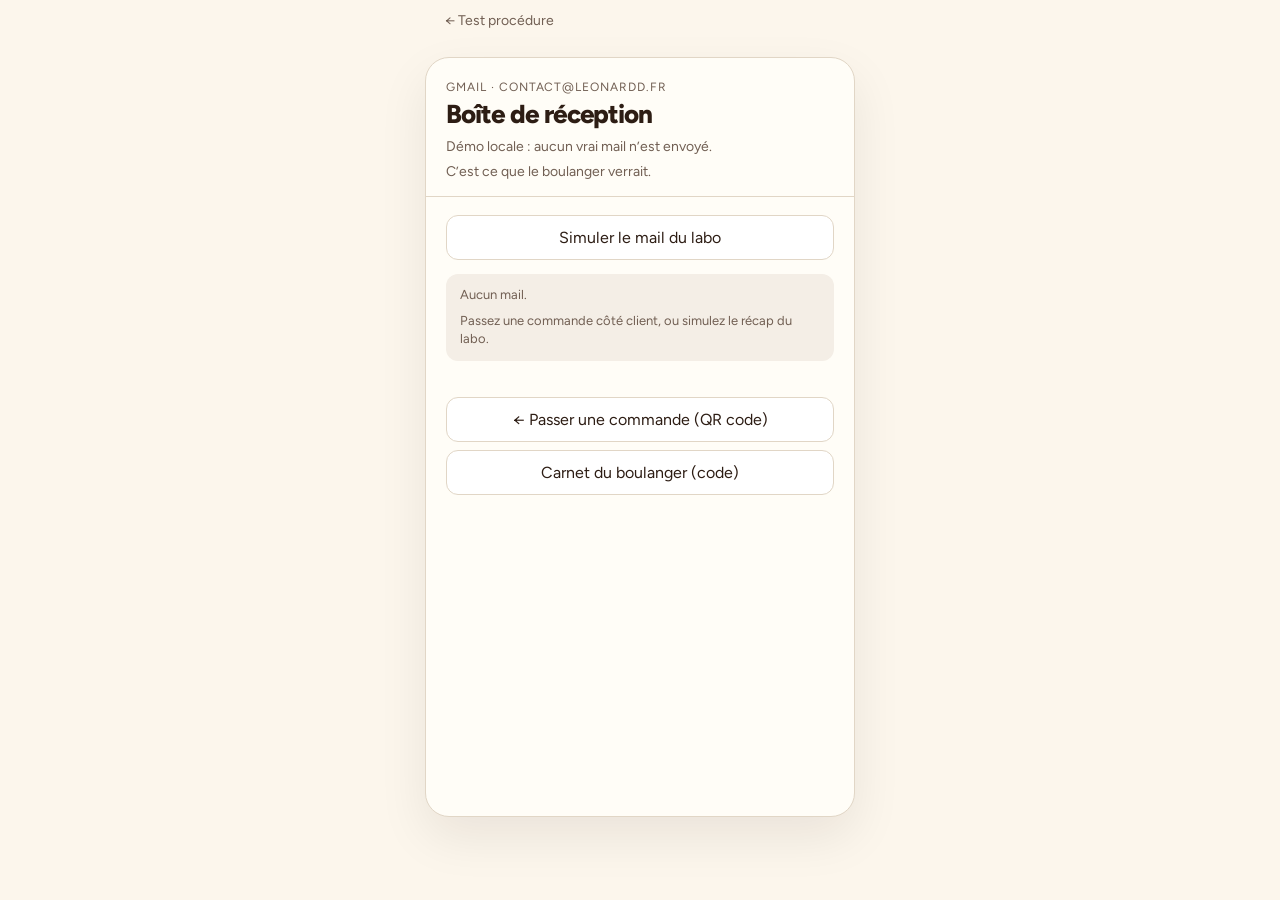
<file: boite.html>
<!DOCTYPE html>
<html lang="fr">
<head>
  <meta charset="UTF-8">
  <meta name="viewport" content="width=device-width, initial-scale=1">
  <title>Boîte mail labo — Carnet</title>
  <link rel="preconnect" href="https://fonts.googleapis.com">
  <link rel="preconnect" href="https://fonts.gstatic.com" crossorigin>
  <link href="https://fonts.googleapis.com/css2?family=Figtree:wght@400;500;600&family=Fraunces:ital,opsz,wght@0,9..144,500;0,9..144,700;1,9..144,500&display=swap" rel="stylesheet">
  <link rel="stylesheet" href="styles.css?v=76">
  <script src="motion.js?v=8"></script>
</head>
<body class="demo">
  <a class="demo-back" href="test.html">← Test procédure</a>
  <div class="phone">
    <header>
      <p class="eyebrow">Gmail · contact@leonardd.fr</p>
      <h1>Boîte de réception</h1>
      <p class="sub">Démo locale : aucun vrai mail n’est envoyé.<br>C’est ce que le boulanger verrait.</p>
    </header>
    <main class="mail-main">
      <div class="links" style="margin-top:0">
        <button class="ghost" id="recap" type="button">Simuler le mail du labo</button>
      </div>
      <div id="empty" class="note hidden">Aucun mail.<br>Passez une commande côté client, ou simulez le récap du labo.</div>
      <div class="mail-list" id="list"></div>
      <div class="links">
        <a href="commande.html">← Passer une commande (QR code)</a>
        <a href="patron.html">Carnet du boulanger (code)</a>
      </div>
    </main>
  </div>

  <div id="reader" class="mail-reader hidden">
    <div class="phone">
      <header>
        <button class="chip" id="close" type="button">← Boîte</button>
        <p class="eyebrow" id="meta"></p>
        <h1 id="subject"></h1>
        <p class="sub" id="from"></p>
      </header>
      <main>
        <pre class="mail-body" id="body"></pre>
        <div class="links">
          <a href="patron.html">Ouvrir le carnet du boulanger →</a>
        </div>
      </main>
    </div>
  </div>
  <script src="email-config.js"></script>
  <script src="data.js?v=18"></script>
  <script src="boite.js"></script>
</body>
</html>
</file>
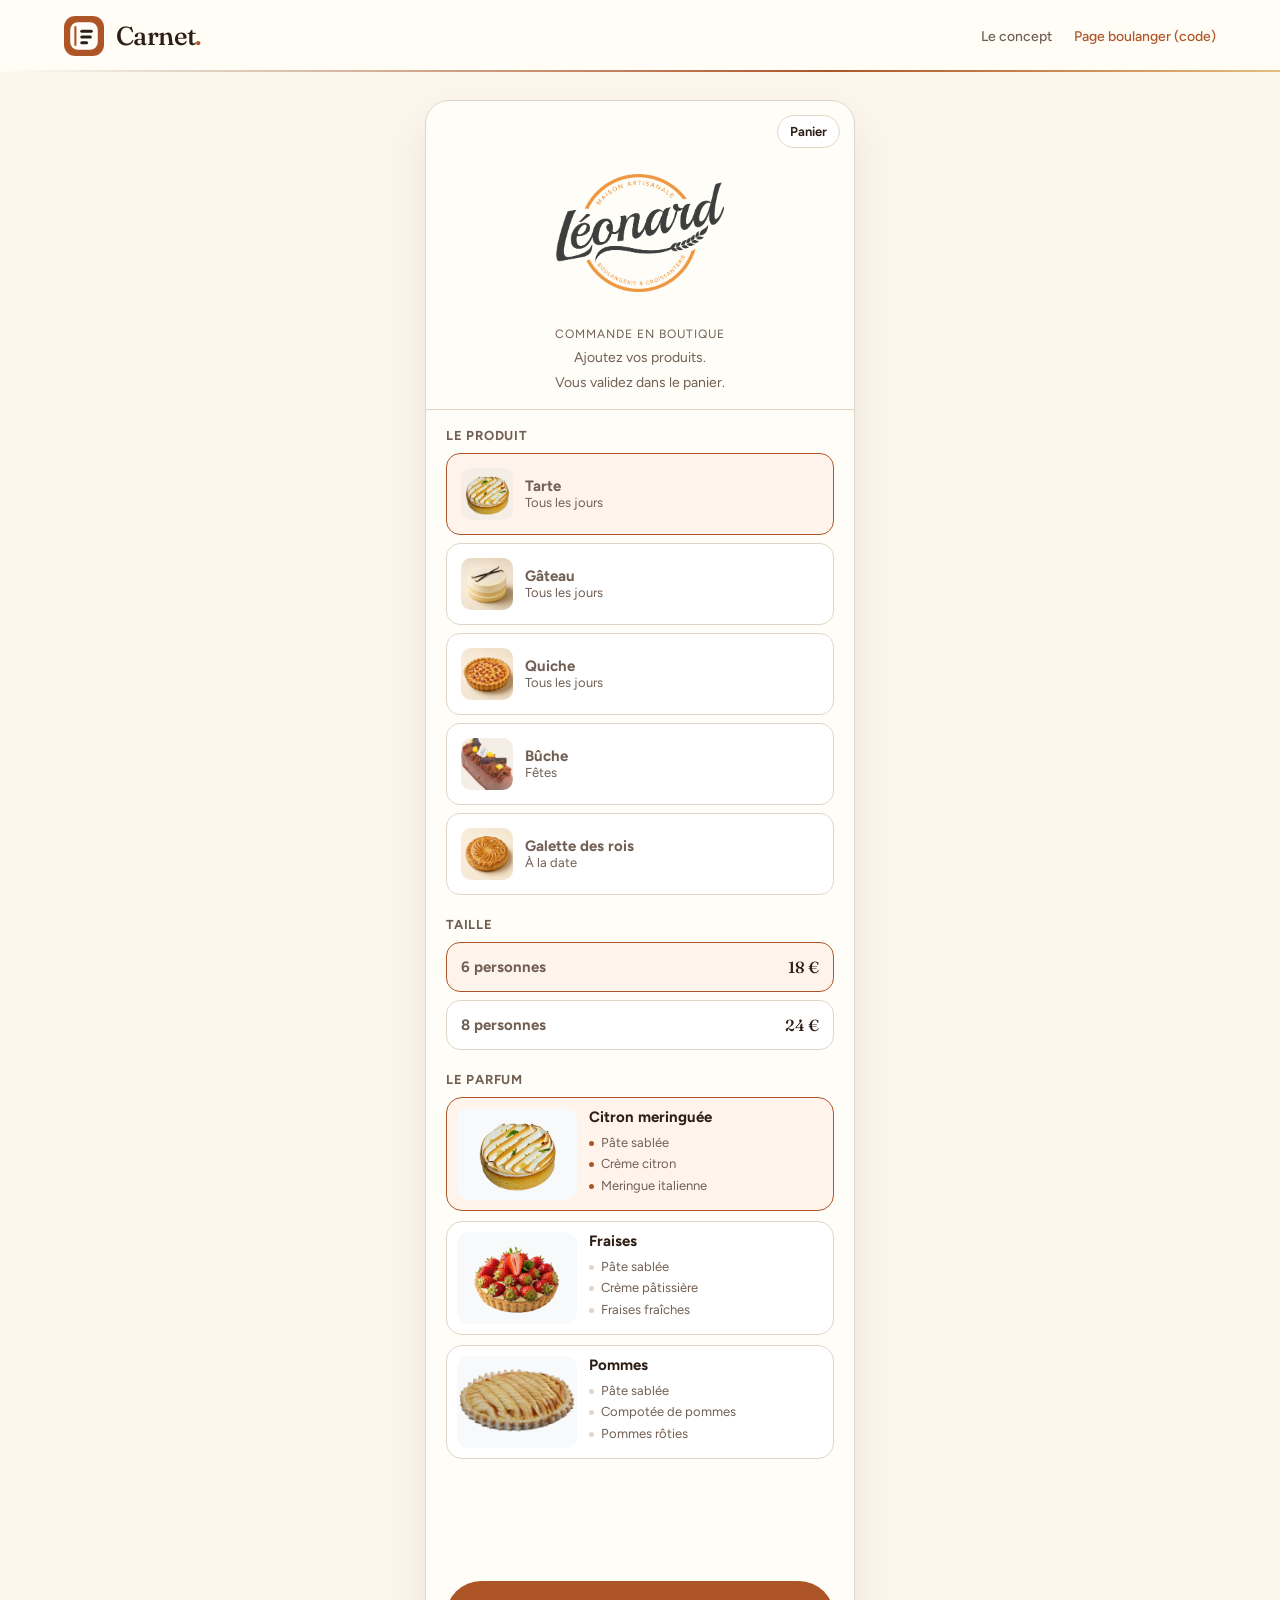
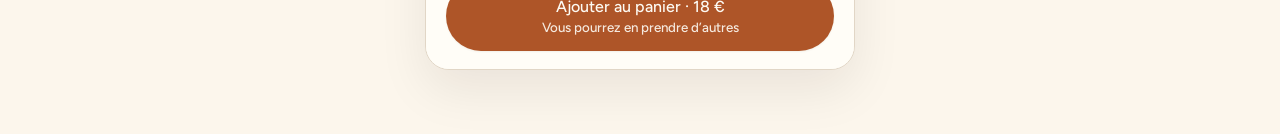
<file: commande.html>
<!DOCTYPE html>
<html lang="fr">
<head>
  <meta charset="UTF-8">
  <meta name="viewport" content="width=device-width, initial-scale=1">
  <title>Démo client — Carnet de commandes</title>
  <meta name="description" content="Démo : ce que le client voit en scannant le QR code de la boulangerie.">
  <script>if (window.self !== window.top) document.documentElement.classList.add("in-frame");</script>
  <link rel="preconnect" href="https://fonts.googleapis.com">
  <link rel="preconnect" href="https://fonts.gstatic.com" crossorigin>
  <link href="https://fonts.googleapis.com/css2?family=Figtree:wght@400;500;600&family=Fraunces:ital,opsz,wght@0,9..144,500;0,9..144,700;1,9..144,500&display=swap" rel="stylesheet">
  <link rel="stylesheet" href="styles.css?v=76">
  <script src="motion.js?v=8"></script>
</head>
<body class="demo">
  <header class="mast">
    <div class="wrap mast-in">
      <a class="brand" href="index.html">
        <img class="brand-logo" src="assets/logo-carnet.svg?v=6" alt="">
        Carnet<span class="brand-dot">.</span>
      </a>
      <button class="nav-toggle" type="button" aria-expanded="false" aria-controls="site-nav" aria-label="Ouvrir le menu">
        <span></span>
      </button>
      <nav class="nav" id="site-nav">
        <div class="nav-panel">
          <div class="nav-links">
            <a href="index.html">Le concept</a>
            <a class="is-act" href="patron.html">Page boulanger (code)</a>
          </div>
          <div class="nav-extra">
            <p class="nav-pitch">Ce que le client voit en scannant le QR code.</p>
            <ul class="nav-points">
              <li>Sans site</li>
              <li>Sans appli</li>
              <li>Code PIN</li>
            </ul>
            <p class="nav-kicker">Deux pages indépendantes</p>
            <div class="nav-cards">
              <a class="nav-card" href="commande.html">
                <span>Page publique</span>
                <strong>Le client commande</strong>
              </a>
              <a class="nav-card" href="patron.html">
                <span>Page privée · PIN</span>
                <strong>Le boulanger contrôle</strong>
              </a>
            </div>
            <div class="nav-foot">
              <a href="tel:+33610601442">06 10 60 14 42</a>
              <a href="mailto:alexandre@pikcel.fr">alexandre@pikcel.fr</a>
            </div>
          </div>
        </div>
      </nav>
    </div>
  </header>

  <div class="phone">
    <div id="form-view">
      <header class="shop-head is-seal">
        <button class="cart-btn" data-open-cart type="button" aria-label="Ouvrir le panier">
          Panier
          <span class="cart-count" data-cart-count hidden>0</span>
        </button>
        <img class="shop-logo shop-logo-seal" src="assets/logo-leonardd.png?v=2" alt="Léonard Boulangerie">
        <div>
          <p class="eyebrow">Commande en boutique</p>
          <h1 class="sr-only">Léonard Boulangerie</h1>
          <p class="sub">Ajoutez vos produits.<br>Vous validez dans le panier.</p>
        </div>
      </header>

      <main>
        <section>
          <h2>Le produit</h2>
          <div class="choices" id="products"></div>
        </section>

        <section>
          <h2>Taille</h2>
          <div class="choices" id="sizes"></div>
        </section>

        <section>
          <h2>Le parfum</h2>
          <div class="flavor-list" id="flavors"></div>
        </section>
      </main>

      <div class="bar">
        <button class="cart-peek" id="cart-peek" data-open-cart type="button" hidden></button>
        <button class="pay" id="add" type="button">
          Ajouter au panier · <span id="total">18&nbsp;€</span>
          <small>Vous pourrez en prendre d’autres</small>
        </button>
      </div>
    </div>

    <div id="cart-view" class="hidden">
      <header class="shop-head">
        <img class="shop-logo shop-logo-seal" src="assets/logo-leonardd.png?v=2" alt="Léonard Boulangerie">
        <div>
          <p class="eyebrow">Votre panier</p>
          <h1>Valider la commande</h1>
          <p class="sub">Date, heure, nom et téléphone.</p>
        </div>
      </header>

      <main>
        <p class="cart-empty" id="cart-empty" hidden>Votre panier est vide.<br>Ajoutez un produit pour commander.</p>
        <div class="cart-lines" id="cart-lines"></div>

        <form id="cart-form" novalidate>
          <div id="cart-fields">
            <section>
              <h2>Retrait</h2>
              <p class="field-hint">Un seul créneau pour toute la commande.</p>
              <div class="row">
                <div>
                  <label for="pickup-date">Jour</label>
                  <input id="pickup-date" name="pickup-date" type="date" required>
                  <p class="field-error" id="pickup-date-error" role="alert"></p>
                </div>
                <div>
                  <label for="pickup-time">Heure</label>
                  <select id="pickup-time" name="pickup-time" required></select>
                  <p class="field-error" id="pickup-time-error" role="alert"></p>
                </div>
              </div>
            </section>

            <section>
              <h2>Vos coordonnées</h2>
              <p class="field-hint">Obligatoires, pour vous prévenir au retrait.</p>
              <div class="row">
                <div>
                  <label for="name">Nom</label>
                  <input id="name" name="name" autocomplete="name" placeholder="Durand" required minlength="2">
                  <p class="field-error" id="name-error" role="alert"></p>
                </div>
                <div>
                  <label for="phone">Téléphone</label>
                  <input id="phone" name="phone" type="tel" inputmode="tel" autocomplete="tel" placeholder="06 12 34 56 78" required>
                  <p class="field-error" id="phone-error" role="alert"></p>
                </div>
              </div>
              <p class="note">Le paiement se fait en caisse, au retrait.</p>
            </section>
          </div>
        </form>
      </main>

      <div class="bar">
        <button class="ghost" id="back-catalog" type="button">Continuer les produits</button>
        <button class="pay" id="pay" type="submit" form="cart-form">
          Valider la commande
          <small>Paiement au retrait</small>
        </button>
      </div>
    </div>

    <div id="ok-view" class="ok hidden">
      <div class="ok-badge">✓</div>
      <p class="eyebrow">Commande enregistrée</p>
      <h1>Merci, c’est noté</h1>
      <p class="sub">Un mail vient d’arriver dans la boîte du labo.<br>Démo : rien n’est débité.</p>
      <div class="ticket" id="ticket"></div>
      <div class="links">
        <a href="patron.html">Ouvrir le carnet du boulanger (code)</a>
        <a href="boite.html">Ouvrir le mail du labo →</a>
        <button class="ghost" id="again" type="button">Nouvelle commande</button>
      </div>
    </div>
  </div>
  <script src="email-config.js"></script>
  <script src="data.js?v=18"></script>
  <script src="app.js?v=15"></script>
  <script src="nav.js"></script>
</body>
</html>
</file>
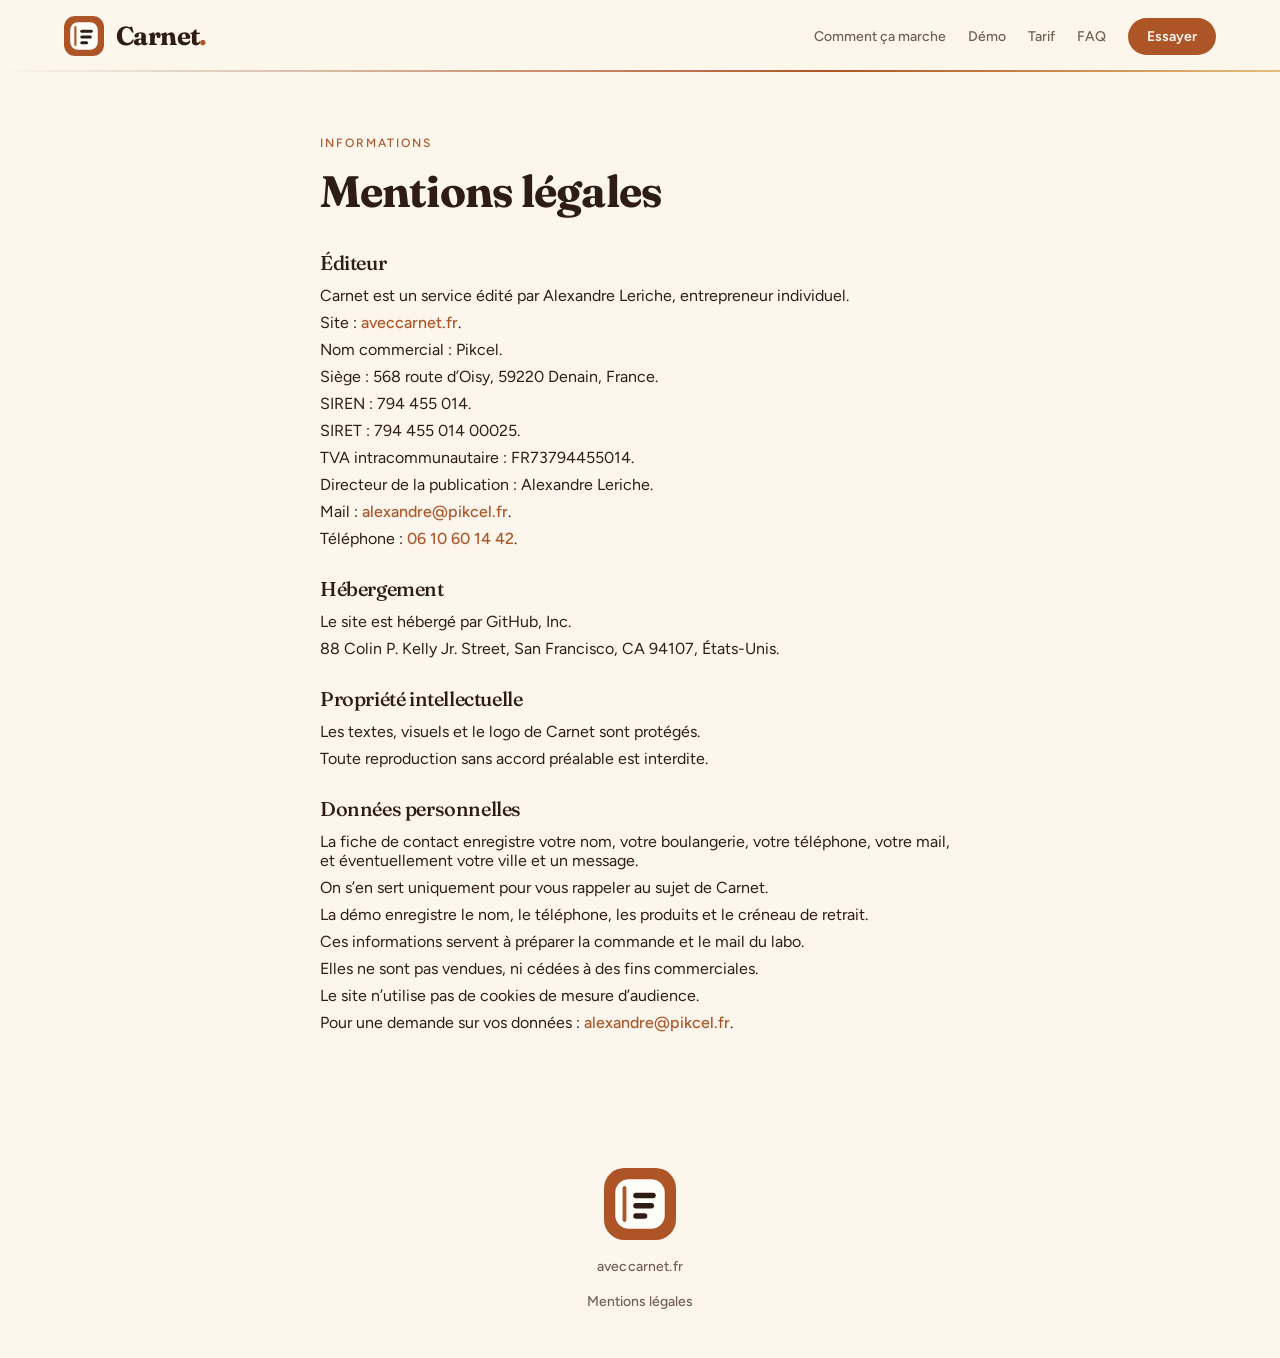
<file: mentions-legales.html>
<!DOCTYPE html>
<html lang="fr">
<head>
  <meta charset="UTF-8">
  <meta name="viewport" content="width=device-width, initial-scale=1">
  <title>Mentions légales — Carnet</title>
  <meta name="description" content="Mentions légales du site aveccarnet.fr, édité par Alexandre Leriche (Pikcel).">
  <link rel="preconnect" href="https://fonts.googleapis.com">
  <link rel="preconnect" href="https://fonts.gstatic.com" crossorigin>
  <link href="https://fonts.googleapis.com/css2?family=Figtree:wght@400;500;600&family=Fraunces:ital,opsz,wght@0,9..144,500;0,9..144,700;1,9..144,500&display=swap" rel="stylesheet">
  <link rel="stylesheet" href="styles.css?v=95">
  <script src="motion.js?v=10"></script>
</head>
<body class="site home legal">
  <header class="mast topbar">
    <div class="wrap mast-in">
      <a class="brand" href="index.html">
        <img class="brand-logo" src="assets/logo-carnet.svg?v=6" alt="">
        Carnet<span class="brand-dot">.</span>
      </a>
      <nav class="nav" id="site-nav">
        <a href="index.html#fonctionnement">Comment ça marche</a>
        <a href="index.html#demo">Démo</a>
        <a href="index.html#tarif">Tarif</a>
        <a href="index.html#faq">FAQ</a>
        <a class="btn btn-fill nav-cta" href="index.html#contact">Essayer</a>
      </nav>
      <a class="btn btn-fill mast-cta" href="index.html#contact">Essayer</a>
    </div>
  </header>

  <section class="block">
    <div class="wrap legal-sheet">
      <p class="eyebrow">Informations</p>
      <h1>Mentions légales</h1>

      <h2>Éditeur</h2>
      <p>Carnet est un service édité par Alexandre Leriche, entrepreneur individuel.</p>
      <p>Site : <a href="index.html">aveccarnet.fr</a>.</p>
      <p>Nom commercial : Pikcel.</p>
      <p>Siège : 568 route d’Oisy, 59220 Denain, France.</p>
      <p>SIREN : 794 455 014.</p>
      <p>SIRET : 794 455 014 00025.</p>
      <p>TVA intracommunautaire : FR73794455014.</p>
      <p>Directeur de la publication : Alexandre Leriche.</p>
      <p>Mail : <a href="mailto:alexandre@pikcel.fr">alexandre@pikcel.fr</a>.</p>
      <p>Téléphone : <a href="tel:+33610601442">06 10 60 14 42</a>.</p>

      <h2>Hébergement</h2>
      <p>Le site est hébergé par GitHub, Inc.</p>
      <p>88 Colin P. Kelly Jr. Street, San Francisco, CA 94107, États-Unis.</p>

      <h2>Propriété intellectuelle</h2>
      <p>Les textes, visuels et le logo de Carnet sont protégés.</p>
      <p>Toute reproduction sans accord préalable est interdite.</p>

      <h2>Données personnelles</h2>
      <p>La fiche de contact enregistre votre nom, votre boulangerie, votre téléphone, votre mail, et éventuellement votre ville et un message.</p>
      <p>On s’en sert uniquement pour vous rappeler au sujet de Carnet.</p>
      <p>La démo enregistre le nom, le téléphone, les produits et le créneau de retrait.</p>
      <p>Ces informations servent à préparer la commande et le mail du labo.</p>
      <p>Elles ne sont pas vendues, ni cédées à des fins commerciales.</p>
      <p>Le site n’utilise pas de cookies de mesure d’audience.</p>
      <p>Pour une demande sur vos données : <a href="mailto:alexandre@pikcel.fr">alexandre@pikcel.fr</a>.</p>
    </div>
  </section>

  <footer class="foot">
    <div class="wrap foot-in">
      <a class="foot-mark" href="index.html">
        <img src="assets/logo-carnet.svg?v=6" alt="Carnet">
      </a>
      <a class="foot-url" href="index.html">aveccarnet.fr</a>
      <a class="foot-legal" href="mentions-legales.html">Mentions légales</a>
    </div>
  </footer>
</body>
</html>
</file>
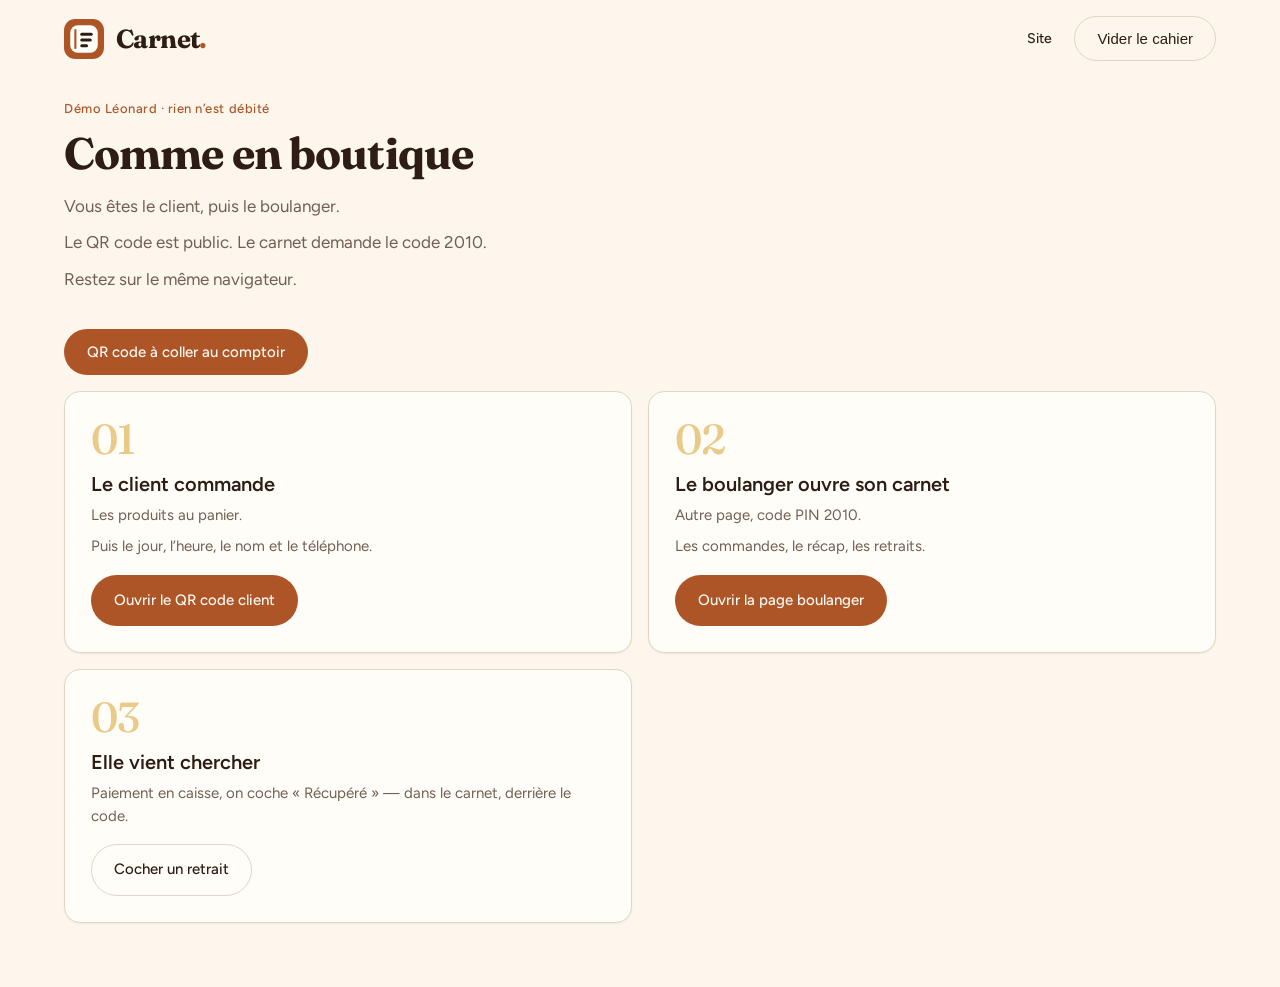
<file: test.html>
<!DOCTYPE html>
<html lang="fr">
<head>
  <meta charset="UTF-8">
  <meta name="viewport" content="width=device-width, initial-scale=1">
  <title>Essayer — Carnet de commandes boulangerie</title>
  <link rel="preconnect" href="https://fonts.googleapis.com">
  <link rel="preconnect" href="https://fonts.gstatic.com" crossorigin>
  <link href="https://fonts.googleapis.com/css2?family=Figtree:wght@400;500;600&family=Fraunces:ital,opsz,wght@0,9..144,500;0,9..144,700;1,9..144,500&display=swap" rel="stylesheet">
  <link rel="stylesheet" href="styles.css?v=76">
  <script src="motion.js?v=8"></script>
</head>
<body class="site test-page">
  <div class="wrap">
    <header class="top">
      <a class="brand" href="index.html">
        <img class="brand-logo" src="assets/logo-carnet.svg?v=6" alt="">
        Carnet<span class="brand-dot">.</span>
      </a>
      <nav class="nav">
        <a href="index.html">Site</a>
        <button class="btn btn-ghost" id="reset" type="button">Vider le cahier</button>
      </nav>
    </header>

    <section class="block block-tight">
      <p class="kicker">Démo Léonard · rien n’est débité</p>
      <h2>Comme en boutique</h2>
      <p class="intro">Vous êtes le client, puis le boulanger.<br>Le QR code est public. Le carnet demande le code 2010.<br>Restez sur le même navigateur.</p>
      <p class="cta-row"><a class="btn btn-fill" href="qr.html">QR code à coller au comptoir</a></p>

      <div class="grid-2">
        <article class="card">
          <span class="num">01</span>
          <h3>Le client commande</h3>
          <p>Les produits au panier.<br>Puis le jour, l’heure, le nom et le téléphone.</p>
          <p class="card-cta"><a class="btn btn-fill" href="commande.html">Ouvrir le QR code client</a></p>
        </article>
        <article class="card">
          <span class="num">02</span>
          <h3>Le boulanger ouvre son carnet</h3>
          <p>Autre page, code PIN 2010.<br>Les commandes, le récap, les retraits.</p>
          <p class="card-cta"><a class="btn btn-fill" href="patron.html">Ouvrir la page boulanger</a></p>
        </article>
        <article class="card">
          <span class="num">03</span>
          <h3>Elle vient chercher</h3>
          <p>Paiement en caisse, on coche « Récupéré » — dans le carnet, derrière le code.</p>
          <p class="card-cta"><a class="btn btn-line" href="patron.html">Cocher un retrait</a></p>
        </article>
      </div>
    </section>
  </div>
  <script src="data.js"></script>
  <script>
    document.getElementById("reset").addEventListener("click", () => {
      resetDemo();
      alert("Cahier remis à zéro. Les 4 commandes d’exemple sont de retour.");
    });
  </script>
</body>
</html>
</file>
<file: styles.css>
:root {
  --bg: #fcf6ec;
  --paper: #fffdf7;
  --ink: #2d1d14;
  --muted: #715f53;
  --line: #e1d6c6;
  --accent: #ae5528;
  --accent-dark: #ae5528;
  --primary-fg: #fdfaf3;
  --secondary: #f3e6d2;
  --wheat: #e9ca89;
  --crust: #352118;
  --crust-fg: #f6ede0;
  --ok: #2f6b3a;
  --ok-bg: #e7f3e9;
  --shadow: 0 1px 2px rgba(45, 29, 20, 0.06);
  --shadow-photo: 0 25px 50px -12px rgba(45, 29, 20, 0.28);
  --radius: 0.75rem;
  --radius-card: 1rem;
  --serif: "Fraunces", Georgia, serif;
  --sans: "Figtree", system-ui, sans-serif;
}

* {
  box-sizing: border-box;
}

html,
body {
  margin: 0;
  min-height: 100%;
}

html {
  scroll-behavior: smooth;
  scroll-padding-top: 80px;
}

body {
  font-family: var(--sans);
  color: var(--ink);
}

a {
  color: inherit;
}

/* ——— Site vitrine ——— */

.site {
  background: var(--bg);
  color: var(--ink);
}

.wrap {
  width: min(72rem, calc(100% - 40px));
  margin: 0 auto;
}

.mast {
  position: sticky;
  top: 0;
  z-index: 20;
  overflow: visible;
  background: color-mix(in srgb, var(--paper) 92%, transparent);
  backdrop-filter: blur(16px);
}

.mast::after {
  content: "";
  position: absolute;
  left: 0;
  right: 0;
  bottom: 0;
  height: 2px;
  pointer-events: none;
  background: linear-gradient(
    90deg,
    transparent 0%,
    var(--line) 8%,
    var(--accent) 36%,
    var(--wheat) 58%,
    color-mix(in srgb, var(--accent) 72%, var(--ink)) 80%,
    transparent 100%
  );
  background-size: 180% 100%;
  animation: mast-line 2.5s ease-in-out infinite alternate;
}

@keyframes mast-line {
  from {
    background-position: 0% 0;
  }
  to {
    background-position: 100% 0;
  }
}

.mast-in,
.top {
  display: flex;
  justify-content: space-between;
  align-items: center;
  gap: 12px;
  padding: 16px 0;
  position: relative;
}

.site .brand {
  margin-right: auto;
  font-weight: 700;
  letter-spacing: -0.02em;
}

.nav-toggle {
  display: none;
  width: 44px;
  height: 44px;
  margin: 0;
  padding: 0;
  border: 0;
  background: transparent;
  cursor: pointer;
}

.nav-toggle span,
.nav-toggle span::before,
.nav-toggle span::after {
  display: block;
  width: 22px;
  height: 2px;
  margin: 0 auto;
  background: var(--ink);
  border-radius: 2px;
  transition: transform 0.32s cubic-bezier(0.22, 1, 0.36, 1), opacity 0.2s ease;
}

.nav-toggle span {
  position: relative;
}

.nav-toggle span::before,
.nav-toggle span::after {
  content: "";
  position: absolute;
  left: 0;
  transform-origin: center;
}

.nav-toggle span::before {
  top: -7px;
}

.nav-toggle span::after {
  top: 7px;
}

.nav-toggle[aria-expanded="true"] span {
  background: transparent;
}

.nav-toggle[aria-expanded="true"] span::before {
  top: 0;
  transform: rotate(45deg);
}

.nav-toggle[aria-expanded="true"] span::after {
  top: 0;
  transform: rotate(-45deg);
}

.brand {
  display: inline-flex;
  align-items: center;
  gap: 0;
  font-family: var(--serif);
  font-size: 26px;
  font-weight: 500;
  text-decoration: none;
  letter-spacing: -0.02em;
  white-space: nowrap;
  color: var(--ink);
  overflow: visible;
}

.brand-dot {
  display: inline-block;
  color: var(--accent);
  letter-spacing: 0;
  margin-left: -0.08em;
  transform-origin: 50% 100%;
  animation: brand-dot-in 1.25s linear 0.2s both;
}

@keyframes brand-dot-in {
  0% {
    transform: translateY(-2.4em);
    animation-timing-function: cubic-bezier(0.55, 0.06, 0.85, 0.24);
  }
  36% {
    transform: translateY(0);
    animation-timing-function: cubic-bezier(0.22, 0.9, 0.36, 1);
  }
  52% {
    transform: translateY(-0.48em);
    animation-timing-function: cubic-bezier(0.55, 0.06, 0.85, 0.24);
  }
  64% {
    transform: translateY(0);
    animation-timing-function: cubic-bezier(0.22, 0.9, 0.36, 1);
  }
  76% {
    transform: translateY(-0.16em);
    animation-timing-function: cubic-bezier(0.55, 0.06, 0.85, 0.24);
  }
  86% {
    transform: translateY(0);
    animation-timing-function: cubic-bezier(0.22, 0.9, 0.36, 1);
  }
  93% {
    transform: translateY(-0.05em);
    animation-timing-function: cubic-bezier(0.55, 0.06, 0.85, 0.24);
  }
  100% {
    transform: none;
  }
}

.brand-mark,
.brand-logo {
  width: 40px;
  height: 40px;
  margin-right: 12px;
  border-radius: 0;
  display: block;
  align-self: center;
}

.brand-mark {
  background: var(--accent);
  box-shadow: inset 0 -10px 0 rgba(255, 255, 255, 0.18);
}

.nav {
  display: flex;
  flex-wrap: wrap;
  gap: 8px 22px;
  align-items: center;
}

.nav-panel,
.nav-links {
  display: flex;
  flex-wrap: wrap;
  gap: 8px 22px;
  align-items: center;
}

.nav-extra {
  display: none;
}

.nav a {
  text-decoration: none;
  font-size: 14px;
  font-weight: 500;
  color: var(--muted);
  transition: color 0.2s ease;
}

.nav a:hover {
  color: var(--ink);
}

.nav .nav-links a.is-act {
  color: var(--accent);
}

.nav .btn-fill,
.mast-cta {
  padding: 9px 18px;
  font-size: 14px;
  font-weight: 600;
  color: var(--primary-fg) !important;
}

.nav .btn-fill:hover,
.mast-cta:hover {
  color: var(--primary-fg) !important;
}

.btn {
  display: inline-flex;
  align-items: center;
  justify-content: center;
  padding: 13px 22px;
  border-radius: 999px;
  text-decoration: none;
  font-weight: 500;
  font-size: 15px;
  border: 1px solid transparent;
  transition:
    transform 0.28s cubic-bezier(0.22, 1, 0.36, 1),
    background 0.2s ease,
    border-color 0.2s ease,
    box-shadow 0.28s ease;
}

.btn:hover {
  transform: translateY(-2px);
}

.btn-fill {
  background: var(--accent);
  color: var(--primary-fg) !important;
}

.btn-fill:hover {
  background: var(--crust);
}

.btn-line {
  background: var(--paper);
  border-color: var(--line);
  color: var(--ink) !important;
}

.btn-line:hover {
  border-color: var(--ink);
}

.btn-light {
  background: var(--paper);
  color: var(--ink) !important;
}

.btn-ghost {
  background: transparent;
  border-color: var(--line);
  color: var(--ink) !important;
}

.btn.mast-cta {
  display: none;
}

.hero-pro {
  position: relative;
  overflow: visible;
  padding: 64px 0 48px;
  background: var(--bg);
}

@keyframes intro-rise {
  from {
    opacity: 0;
    transform: translate3d(0, 20px, 0);
  }
  to {
    opacity: 1;
    transform: none;
  }
}

@keyframes intro-phone {
  from {
    opacity: 0;
    transform: translate3d(0, 32px, 0);
  }
  to {
    opacity: 1;
    transform: none;
  }
}

@keyframes intro-mast {
  from {
    opacity: 0;
  }
  to {
    opacity: 1;
  }
}

.site .mast {
  animation: intro-mast 0.65s ease both;
}

.hero-pro .badge {
  animation: intro-rise 0.7s cubic-bezier(0.22, 1, 0.36, 1) 0.05s both;
}

.hero-pro h1 {
  animation: intro-rise 0.78s cubic-bezier(0.22, 1, 0.36, 1) 0.14s both;
}

.hero-pro .lead {
  animation: intro-rise 0.78s cubic-bezier(0.22, 1, 0.36, 1) 0.26s both;
}

.hero-pro .cta-row {
  animation: intro-rise 0.78s cubic-bezier(0.22, 1, 0.36, 1) 0.38s both;
}

.hero-pro .device-wrap {
  animation: intro-phone 0.95s cubic-bezier(0.22, 1, 0.36, 1) 0.22s both;
}

.site .trust {
  animation: intro-rise 0.7s cubic-bezier(0.22, 1, 0.36, 1) 0.56s both;
}

@media (prefers-reduced-motion: reduce) {
  .site .mast,
  .mast::after,
  .hero-pro .badge,
  .hero-pro h1,
  .hero-pro .lead,
  .hero-pro .cta-row,
  .hero-pro .device-wrap,
  .home-hero .eyebrow,
  .home-hero h1,
  .home-hero .hero-pitch,
  .home-hero .lead,
  .home-hero .cta-row,
  .home-stats,
  .mail-sheet,
  .brand-dot,
  .site .trust {
    animation: none;
  }

  .mast::after {
    background-size: 100% 100%;
    background-position: center;
  }
}

.hero-grid {
  display: grid;
  grid-template-columns: 0.95fr 1.05fr;
  gap: 56px;
  align-items: center;
}

.badge {
  display: inline-flex;
  margin: 0 0 18px;
  font-size: 15px;
  font-weight: 500;
  color: var(--accent);
}

.hero-pro .badge {
  font-family: var(--sans);
  font-style: normal;
  font-weight: 500;
  font-size: 12px;
  letter-spacing: 0.16em;
  text-transform: uppercase;
}

.hero-pro h1 em {
  font-style: italic;
  font-weight: 500;
  color: var(--accent);
}

.hero-pro h1,
.block h2,
.band h2,
.qr-title,
.plan .amount {
  font-family: var(--serif);
  font-weight: 700;
  letter-spacing: -0.02em;
}

.plan h3,
.shot h3,
.split-card h3,
.ledger h3,
.faults h3,
.path h3,
.steps h3 {
  font-family: var(--sans);
  font-weight: 600;
  letter-spacing: 0;
}

.hero-pro h1 {
  margin: 0;
  font-size: clamp(38px, 5.2vw, 62px);
  line-height: 1.12;
  color: var(--ink);
}

.lead {
  margin: 22px 0 28px;
  font-size: 18px;
  line-height: 1.6;
  color: var(--muted);
  max-width: 36rem;
}

.hero-pro .lead {
  color: var(--ink);
  max-width: 28rem;
}

.hero-points {
  margin: 22px 0 28px;
  padding: 0;
  list-style: none;
  max-width: 32rem;
}

.hero-points li {
  position: relative;
  padding: 6px 0 6px 22px;
  font-size: 17px;
  font-weight: 500;
  line-height: 1.45;
  color: var(--ink);
}

.hero-points li::before {
  content: "";
  position: absolute;
  left: 0;
  top: 14px;
  width: 8px;
  height: 8px;
  border-radius: 50%;
  background: var(--accent);
}

.hero-note {
  margin: 16px 0 0;
  font-size: 14px;
  color: var(--muted);
}

.hero-qr-row {
  display: flex;
  align-items: center;
  gap: 14px;
  margin-top: 22px;
}

.hero-qr-row .hero-note {
  margin: 0;
}

.hero-qr {
  display: grid;
  place-items: center;
  width: 88px;
  height: 88px;
  padding: 8px;
  flex-shrink: 0;
  background: var(--paper);
  border: 1px solid var(--line);
  border-radius: var(--radius-card);
  box-shadow: var(--shadow);
}

.hero-qr img {
  display: block;
  width: 100%;
  height: 100%;
  object-fit: contain;
}

.cta-row {
  display: flex;
  flex-wrap: wrap;
  gap: 10px;
}

.hero-pro .cta-row {
  flex-direction: column;
  align-items: flex-start;
  gap: 12px;
}

.hero-pro .cta-row .btn {
  min-width: 260px;
  padding: 14px 28px;
}

.hero-pro .btn-line {
  background: var(--paper);
  border-color: var(--ink);
}

.hero-shot {
  margin: 0;
  border-radius: var(--radius-card);
  overflow: hidden;
  box-shadow: var(--shadow-photo);
}

.hero-shot img {
  display: block;
  width: 100%;
  aspect-ratio: 1;
  object-fit: cover;
  object-position: center 28%;
}

.device-wrap {
  position: relative;
  justify-self: end;
  width: min(340px, 100%);
}

.device {
  width: 290px;
  height: 590px;
  border-radius: 38px;
  padding: 10px;
  background: var(--crust);
  box-shadow: var(--shadow-photo);
  overflow: hidden;
}

.device iframe {
  width: 100%;
  height: 100%;
  border: 0;
  border-radius: 28px;
  background: var(--paper);
}

.trust {
  background: transparent;
}

.trust-in {
  display: flex;
  flex-wrap: wrap;
  justify-content: space-between;
  gap: 10px 28px;
  margin: 0;
  padding: 20px 0;
  list-style: none;
}

.trust-in li {
  position: relative;
  margin: 0;
  font-family: var(--serif);
  font-size: 16px;
  font-style: italic;
  font-weight: 500;
  color: var(--ink);
}

.trust-in li + li::before {
  content: "·";
  position: absolute;
  left: -18px;
  color: var(--accent);
  font-style: normal;
}

.stats {
  padding: 8px 0 24px;
}

.stats-in {
  display: grid;
  grid-template-columns: repeat(3, 1fr);
  gap: 32px 40px;
  margin: 0;
  padding: 8px 0 0;
  list-style: none;
}

.stats-in li {
  margin: 0;
}

.stats-in strong {
  display: block;
  margin: 0 0 10px;
  font-family: var(--serif);
  font-size: clamp(40px, 5vw, 56px);
  font-weight: 700;
  letter-spacing: -0.02em;
  line-height: 1;
  color: var(--ink);
}

.stats-in span {
  display: block;
  max-width: 24ch;
  font-size: 15px;
  line-height: 1.45;
  color: var(--muted);
}

.block {
  padding: 64px 0;
}

.block-tight {
  padding-top: 24px;
}

.block.tone {
  background: transparent;
}

.block.is-crust {
  background: var(--crust);
  color: var(--crust-fg);
}

.block.is-crust h2,
.block.is-crust h3 {
  color: var(--crust-fg);
}

.block.is-crust .intro,
.block.is-crust .faults p {
  color: color-mix(in srgb, var(--crust-fg) 72%, transparent);
}

.eyebrow-pro,
.kicker {
  margin: 0 0 12px;
  font-size: 13px;
  font-weight: 500;
  letter-spacing: 0.04em;
  text-transform: none;
  color: var(--accent);
}

.eyebrow-pro.light {
  color: var(--accent);
}

.block h2 {
  margin: 0 0 14px;
  font-size: clamp(30px, 4vw, 44px);
  line-height: 1.15;
  max-width: 22ch;
}

.intro {
  margin: 0 0 36px;
  color: var(--muted);
  max-width: 40rem;
  line-height: 1.6;
  font-size: 17px;
}

.site p br,
.site h2 br,
.site h3 br,
.demo p br,
.note br {
  display: block;
  content: "";
  margin-top: 0.55em;
}

.site h2 br,
.site h3 br {
  margin-top: 0.18em;
}

.grid-3,
.grid-2 {
  display: grid;
  gap: 16px;
}

.grid-3 {
  grid-template-columns: repeat(3, 1fr);
}

.grid-2 {
  grid-template-columns: 1fr 1fr;
}

.card {
  background: var(--paper);
  border: 1px solid var(--line);
  border-radius: var(--radius-card);
  padding: 26px;
  box-shadow: var(--shadow);
  transition: transform 0.35s cubic-bezier(0.22, 1, 0.36, 1), box-shadow 0.35s ease;
}

.card.lift:hover {
  transform: translateY(-3px);
  box-shadow: 0 16px 36px rgba(20, 14, 11, 0.08);
}

.card h3 {
  margin: 0 0 8px;
  font-size: 20px;
  font-family: var(--sans);
  font-weight: 600;
}

.card p {
  margin: 0;
  color: var(--muted);
  line-height: 1.55;
  font-size: 15px;
}

.icon-dot,
.num {
  display: block;
  min-width: 0;
  height: auto;
  padding: 0;
  margin-bottom: 12px;
  border-radius: 0;
  background: transparent;
  color: var(--wheat);
  font-family: var(--serif);
  font-size: 42px;
  font-weight: 500;
  letter-spacing: -0.02em;
  line-height: 1;
}

.card-cta {
  margin-top: 16px !important;
}

.card-cta a {
  font-weight: 500;
  color: var(--accent);
}

.center-link {
  margin: 28px 0 0;
  text-align: center;
}

.site .badge {
  font-family: var(--serif);
  font-style: italic;
  font-weight: 500;
  letter-spacing: -0.02em;
  text-transform: none;
  background: transparent;
  border: 0;
  padding: 0;
  margin-bottom: 14px;
}

.site .hero-pro .badge {
  font-family: var(--sans);
  font-style: normal;
  font-weight: 500;
  font-size: 12px;
  letter-spacing: 0.16em;
  text-transform: uppercase;
}

.ledger,
.faults,
.path,
.steps {
  margin: 0;
  padding: 0;
  list-style: none;
  background: transparent;
  border: 0;
  border-radius: 0;
  box-shadow: none;
  overflow: visible;
}

.ledger,
.steps,
.path {
  display: grid;
  grid-template-columns: repeat(3, 1fr);
  gap: 40px;
}

.ledger li,
.faults li,
.path li,
.steps li {
  display: block;
  padding: 0;
  border: 0;
}

.ledger span,
.faults li::before,
.path span,
.steps span {
  display: block;
  font-family: var(--serif);
  font-size: clamp(40px, 5vw, 64px);
  font-weight: 500;
  font-style: normal;
  letter-spacing: -0.02em;
  line-height: 1;
  color: var(--wheat);
  text-align: left;
  padding: 0;
  margin: 0 0 14px;
}

.faults {
  counter-reset: fault;
  display: grid;
  grid-template-columns: repeat(3, 1fr);
  gap: 40px;
}

.faults li {
  position: relative;
}

.faults li::before {
  counter-increment: fault;
  content: counter(fault, decimal-leading-zero);
}

.ledger h3,
.faults h3,
.path h3,
.steps h3 {
  margin: 0 0 8px;
  font-size: 20px;
}

.steps .step-time {
  display: inline-block;
  margin: 0 0 10px;
  padding: 4px 10px;
  background: var(--secondary);
  border-radius: 999px;
  font-size: 13px;
  font-weight: 500;
  line-height: 1.2;
  color: var(--ink);
}

.ledger p,
.faults p,
.path p,
.steps p {
  margin: 0;
  color: var(--muted);
  line-height: 1.55;
  font-size: 16px;
}

.qr-stage {
  display: grid;
  grid-template-columns: 1.1fr 0.9fr;
  gap: 40px;
  align-items: center;
  margin-bottom: 48px;
}

.qr-title {
  margin: 0 0 14px;
  font-size: clamp(28px, 3.6vw, 40px);
  font-weight: 700;
  letter-spacing: -0.02em;
  line-height: 1.15;
}

.qr-stage .intro {
  margin-bottom: 22px;
}

.qr-card {
  margin: 0;
  justify-self: end;
  width: min(300px, 100%);
  padding: 28px 24px 24px;
  background: var(--paper);
  border: 1px solid var(--line);
  border-radius: var(--radius-card);
  text-align: center;
  box-shadow: var(--shadow);
}

.qr-card img.qr-shop {
  width: 72px;
  height: auto;
  aspect-ratio: 1;
  object-fit: contain;
  margin: 0 auto 6px;
  display: block;
}

.qr-card strong {
  display: block;
  margin: 0 0 14px;
  font-family: var(--serif);
  font-size: 24px;
  font-weight: 700;
  letter-spacing: -0.02em;
}

.qr-card img.qr-code {
  display: block;
  width: 100%;
  aspect-ratio: 1;
  background: var(--paper);
  border-radius: var(--radius);
}

.qr-card p {
  margin: 12px 0 0;
  font-size: 13px;
  font-weight: 500;
  color: var(--muted);
}

.split {
  display: grid;
  grid-template-columns: 1fr 1fr;
  gap: 24px;
}

.split.is-3 {
  grid-template-columns: 1fr 1fr 1fr;
}

.split-card {
  background: var(--paper);
  border: 1px solid var(--line);
  border-radius: var(--radius-card);
  padding: 32px;
  box-shadow: var(--shadow);
}

.split-card.is-dark,
.split-card.is-mid {
  background: var(--paper);
  border-color: var(--line);
  color: var(--ink);
}

.split-kicker {
  margin: 0 0 10px;
  font-size: 13px;
  font-weight: 500;
  letter-spacing: 0.04em;
  text-transform: none;
  color: var(--accent);
}

.split-card.is-dark .split-kicker {
  color: var(--accent);
}

.split-card h3 {
  margin: 0 0 10px;
  font-size: 26px;
}

.split-card > p {
  margin: 0 0 18px;
  color: var(--muted);
  line-height: 1.55;
}

.split-card.is-dark > p {
  color: var(--muted);
}

.ticks {
  margin: 0 0 24px;
  padding: 0;
  list-style: none;
}

.ticks li {
  position: relative;
  padding: 7px 0 7px 22px;
  font-size: 15px;
  font-weight: 500;
}

.ticks li::before {
  content: "";
  position: absolute;
  left: 0;
  top: 14px;
  width: 8px;
  height: 8px;
  border-radius: 50%;
  background: var(--accent);
}

.product-grid {
  display: grid;
  grid-template-columns: 1fr 1fr;
  gap: 24px;
}

.product-grid figure {
  margin: 0;
  aspect-ratio: 1;
  min-height: 0;
  display: flex;
  align-items: center;
  justify-content: center;
  padding: 20px;
  overflow: hidden;
  background: var(--paper);
  border: 1px solid var(--line);
  border-radius: var(--radius-card);
  box-shadow: var(--shadow);
}

.product-grid img {
  display: block;
  max-width: 100%;
  max-height: 100%;
  width: auto;
  height: auto;
  object-fit: contain;
}

.shot {
  background: var(--paper);
  border-radius: var(--radius-card);
  overflow: hidden;
  border: 1px solid var(--line);
  box-shadow: var(--shadow);
}

.shot img {
  width: 100%;
  height: 320px;
  object-fit: cover;
  display: block;
  transition: transform 0.8s cubic-bezier(0.22, 1, 0.36, 1);
}

.shot:hover img {
  transform: scale(1.05);
}

.shot div {
  padding: 22px;
}

.shot h3 {
  margin: 0 0 8px;
  font-size: 22px;
}

.shot p {
  margin: 0;
  color: var(--muted);
  line-height: 1.5;
}

.who {
  display: flex;
  flex-wrap: wrap;
  gap: 8px;
  margin-top: 14px;
}

.tag {
  background: var(--paper);
  border: 1px solid var(--line);
  border-radius: 999px;
  padding: 8px 12px;
  font-size: 13px;
  font-weight: 500;
}

.tag.is-main {
  border-color: var(--line);
  background: var(--secondary);
  color: var(--accent);
}

.plan {
  display: flex;
  flex-direction: column;
  gap: 8px;
  position: relative;
}

.plan.is-hot {
  background: var(--paper);
  color: var(--ink);
  border-color: var(--line);
}

.plan.is-hot p,
.plan.is-hot .amount span {
  color: var(--muted);
}

.plan-flag {
  position: absolute;
  top: 16px;
  right: 16px;
  margin: 0 !important;
  font-size: 13px !important;
  letter-spacing: 0;
  text-transform: none;
  font-weight: 500;
  color: var(--accent) !important;
}

.plan .amount {
  margin: 4px 0 8px !important;
  font-size: 40px;
  font-weight: 700;
  font-family: var(--serif);
  letter-spacing: -0.02em;
  color: var(--ink);
}

.plan.is-hot .amount {
  color: var(--accent);
}

.plan .amount span {
  font-size: 15px;
  font-weight: 500;
  font-family: var(--sans);
  letter-spacing: 0;
}

.plan p {
  flex: 1;
}

.plan .ticks {
  margin: 8px 0 0;
}

.plan-promise {
  margin: 32px 0 0;
  text-align: center;
  font-size: 15px;
  font-weight: 500;
  color: var(--muted);
  line-height: 1.45;
}

.plan-promise em {
  display: block;
  margin-top: 8px;
  font-family: var(--serif);
  font-size: clamp(22px, 3.2vw, 32px);
  font-weight: 500;
  font-style: italic;
  letter-spacing: -0.02em;
  color: var(--accent);
  line-height: 1.25;
}

.faq details {
  background: var(--paper);
  border: 1px solid var(--line);
  border-radius: var(--radius-card);
  padding: 16px 20px;
  margin-bottom: 12px;
  box-shadow: var(--shadow);
}

.faq summary {
  cursor: pointer;
  font-weight: 600;
}

.faq details p {
  margin: 10px 0 4px;
  color: var(--muted);
  line-height: 1.55;
}

.band {
  padding: 64px 0;
  background: var(--bg);
  color: var(--ink);
}

.band h2 {
  margin: 0 0 12px;
  font-size: clamp(30px, 4vw, 44px);
  max-width: 16ch;
}

.band p {
  margin: 0 0 22px;
  color: var(--muted);
  max-width: 36rem;
  font-size: 17px;
  line-height: 1.55;
}

.contact-cta {
  margin-bottom: 22px;
}

.contact-box {
  display: flex;
  flex-wrap: wrap;
  gap: 10px 16px;
  align-items: center;
}

.foot {
  background: var(--bg);
  color: var(--muted);
  font-size: 14px;
  padding: 64px 0 48px;
}

.foot-in {
  display: flex;
  flex-direction: column;
  align-items: center;
  gap: 18px;
  text-align: center;
}

.foot-mark {
  display: block;
  line-height: 0;
}

.foot-mark img {
  width: 72px;
  height: 72px;
}

.foot-url,
.foot-legal {
  color: var(--muted);
  text-decoration: none;
  font-weight: 500;
}

.foot-url {
  letter-spacing: 0.01em;
}

.foot-url:hover,
.foot-legal:hover {
  color: var(--accent);
}

.test-page .nav a,
.test-page .brand {
  color: var(--ink);
}

.poster {
  max-width: 420px;
  margin: 40px auto 64px;
  padding: 28px 24px 32px;
  background: var(--paper);
  border-radius: 24px;
  text-align: center;
  box-shadow: var(--shadow);
}

.poster h1 {
  font-family: var(--serif);
  font-size: 34px;
  margin: 0 0 6px;
}

.poster img {
  width: min(280px, 80vw);
  height: auto;
  margin: 18px 0;
  background: var(--paper);
  padding: 12px;
  border-radius: var(--radius-card);
}

.qr-poster-logo {
  width: 140px;
  height: auto;
  aspect-ratio: 1;
  object-fit: contain;
  margin: 8px auto 0;
  display: block;
  padding: 0;
  background: transparent;
}

.qr-poster-sub {
  margin-bottom: 0;
}

.poster code {
  display: block;
  margin-top: 10px;
  font-size: 12px;
  color: var(--muted);
  word-break: break-all;
}

.mail-main {
  padding-bottom: 40px;
}

.mail-list {
  display: grid;
  gap: 8px;
  margin-top: 16px;
}

.mail-item {
  display: grid;
  gap: 4px;
  width: 100%;
  padding: 14px;
  border: 1px solid var(--line);
  border-radius: 14px;
  background: #fff;
  font: inherit;
  text-align: left;
  cursor: pointer;
}

.mail-item.is-unread {
  border-color: var(--accent);
  background: #fff6f1;
}

.mail-item span,
.mail-item em {
  color: var(--muted);
  font-size: 13px;
  font-style: normal;
}

.mail-reader {
  position: fixed;
  inset: 0;
  background: var(--bg);
  z-index: 5;
  overflow: auto;
}

.mail-body {
  white-space: pre-wrap;
  font: inherit;
  font-size: 15px;
  line-height: 1.5;
  background: #fff;
  border: 1px dashed #d7c4ab;
  border-radius: 14px;
  padding: 16px;
  margin: 0;
}

@media (max-width: 1100px) {
  .split.is-3 {
    grid-template-columns: 1fr;
  }

  .hero-shot img {
    aspect-ratio: 4 / 3;
  }
}

@media (max-width: 860px) {
  .brand {
    font-size: 24px;
  }

  .brand-logo,
  .brand-mark {
    width: 38px;
    height: 38px;
  }

  .hero-grid,
  .grid-3,
  .grid-2,
  .split,
  .qr-stage,
  .path,
  .ledger,
  .faults,
  .steps,
  .stats-in,
  .trust-in {
    grid-template-columns: 1fr;
  }

  .btn.mast-cta {
    display: inline-flex;
    position: relative;
    z-index: 2;
    padding: 8px 14px;
    font-size: 13px;
  }

  body.nav-open .btn.mast-cta {
    visibility: hidden;
    pointer-events: none;
  }

  .product-grid {
    gap: 16px;
  }

  .product-grid figure {
    padding: 12px;
  }

  .device-wrap {
    width: auto;
    justify-self: center;
  }

  .trust-in li + li::before {
    display: none;
  }

  .ledger li,
  .faults li,
  .steps li,
  .path li {
    padding: 0;
    border: 0;
  }

  .shot img {
    height: 220px;
  }

  .qr-card {
    justify-self: center;
  }

  .hero-shot {
    justify-self: stretch;
  }

  .hero-pro .cta-row .btn {
    width: 100%;
    min-width: 0;
  }

  .hero-pro h1,
  .block h2,
  .band h2 {
    max-width: none;
  }

  .hero-pro {
    padding-top: 32px;
  }

  .block {
    padding: 64px 0;
  }

  html.nav-open,
  body.nav-open {
    overflow: hidden;
    overflow-x: hidden;
  }

  body.nav-open {
    position: fixed;
    left: 0;
    right: 0;
    width: 100%;
  }

  .mast {
    overflow: visible;
    background: var(--paper);
    backdrop-filter: none;
  }

  body.nav-open .mast {
    position: fixed;
    top: 0;
    left: 0;
    right: 0;
    width: 100%;
    z-index: 40;
    background: var(--bg);
  }

  body.nav-open .mast::after {
    opacity: 0;
  }

  .brand,
  .nav-toggle {
    position: relative;
    z-index: 2;
  }

  body.nav-open .brand,
  body.nav-open .nav-toggle {
    position: fixed;
    top: 16px;
    z-index: 50;
  }

  body.nav-open .brand {
    left: 16px;
  }

  body.nav-open .nav-toggle {
    right: 16px;
  }

  .nav-toggle {
    display: grid;
    place-items: center;
  }

  .nav {
    display: block;
    position: fixed;
    inset: 0;
    z-index: 1;
    width: 100%;
    max-width: 100%;
    overflow-x: hidden;
    background: var(--bg);
    clip-path: inset(0 0 100% 0);
    visibility: hidden;
    pointer-events: none;
    transition:
      clip-path 0.5s cubic-bezier(0.22, 1, 0.36, 1),
      visibility 0.5s;
  }

  .nav.is-open {
    clip-path: inset(0);
    visibility: visible;
    pointer-events: auto;
    transition:
      clip-path 0.5s cubic-bezier(0.22, 1, 0.36, 1),
      visibility 0s;
  }

  .nav-panel {
    display: flex;
    flex-direction: column;
    flex-wrap: nowrap;
    justify-content: space-between;
    gap: 28px;
    height: 100%;
    max-width: 100%;
    padding: 88px 8px 28px;
    overflow-x: hidden;
    overflow-y: auto;
    -webkit-overflow-scrolling: touch;
  }

  .nav-links {
    display: flex;
    flex-direction: column;
    flex-wrap: nowrap;
    align-items: stretch;
    gap: 2px;
    width: 100%;
    min-width: 0;
    flex-shrink: 0;
  }

  .nav-links a {
    padding: 14px 12px;
    font-family: var(--serif);
    font-size: 28px;
    font-weight: 700;
    letter-spacing: -0.02em;
    line-height: 1.15;
    color: var(--ink);
    opacity: 0;
    transform: translateY(12px);
    transition:
      opacity 0.32s ease,
      transform 0.42s cubic-bezier(0.22, 1, 0.36, 1);
  }

  .nav.is-open .nav-links a {
    opacity: 1;
    transform: none;
  }

  .nav.is-open .nav-links a:nth-child(1) { transition-delay: 0.12s; }
  .nav.is-open .nav-links a:nth-child(2) { transition-delay: 0.16s; }
  .nav.is-open .nav-links a:nth-child(3) { transition-delay: 0.2s; }
  .nav.is-open .nav-links a:nth-child(4) { transition-delay: 0.24s; }
  .nav.is-open .nav-links a:nth-child(5) { transition-delay: 0.28s; }

  .nav-links .btn {
    width: 100%;
    margin-top: 14px;
    padding: 14px 22px;
    font-family: var(--sans);
    font-size: 16px;
    font-weight: 600;
    letter-spacing: 0;
  }

  .nav-extra {
    display: flex;
    flex-direction: column;
    flex-wrap: nowrap;
    gap: 14px;
    width: 100%;
    min-width: 0;
    flex-shrink: 0;
    padding: 0 12px 8px;
    opacity: 0;
    transform: translateY(16px);
    transition:
      opacity 0.35s ease 0.28s,
      transform 0.45s cubic-bezier(0.22, 1, 0.36, 1) 0.28s;
  }

  .nav.is-open .nav-extra {
    opacity: 1;
    transform: none;
  }

  .nav-pitch {
    margin: 0;
    font-family: var(--serif);
    font-size: 18px;
    font-weight: 500;
    font-style: italic;
    letter-spacing: -0.02em;
    line-height: 1.35;
    color: var(--ink);
  }

  .nav-points {
    display: flex;
    flex-wrap: wrap;
    gap: 8px;
    margin: 0;
    padding: 0;
    list-style: none;
  }

  .nav-points li {
    padding: 8px 12px;
    background: var(--secondary);
    border: 0;
    border-radius: 999px;
    font-size: 13px;
    font-weight: 600;
    color: var(--ink);
  }

  .nav-points li:last-child {
    background: var(--accent);
    color: var(--primary-fg);
  }

  .nav-kicker {
    margin: 4px 0 0;
    font-size: 13px;
    font-weight: 600;
    letter-spacing: 0;
    text-transform: none;
    color: var(--accent);
  }

  .nav-cards {
    display: grid;
    grid-template-columns: 1fr;
    gap: 10px;
  }

  .nav-card {
    display: flex;
    flex-direction: column;
    gap: 6px;
    padding: 16px;
    background: var(--paper);
    border: 1px solid var(--line);
    border-radius: var(--radius-card);
    text-decoration: none;
    color: var(--ink);
    box-shadow: var(--shadow);
  }

  .nav-card:first-child {
    background: var(--accent);
    border-color: var(--accent);
    color: var(--primary-fg);
  }

  .nav-card:last-child {
    background: var(--secondary);
    border-color: transparent;
  }

  .nav-card span {
    font-size: 12px;
    font-weight: 600;
    color: var(--muted);
  }

  .nav-card:first-child span {
    color: var(--primary-fg);
    opacity: 0.82;
  }

  .nav-card:last-child span {
    color: var(--accent);
  }

  .nav-card strong {
    font-family: var(--serif);
    font-size: 18px;
    font-weight: 700;
    letter-spacing: -0.02em;
    line-height: 1.2;
  }

  .nav-foot {
    display: flex;
    flex-wrap: wrap;
    gap: 8px 16px;
    padding-top: 4px;
  }

  .nav-foot a {
    font-size: 14px;
    font-weight: 600;
    color: var(--muted);
    text-decoration: none;
  }

  .nav-foot a:first-child {
    color: var(--accent);
  }

  .nav .hide-s {
    display: block;
  }

  @media (prefers-reduced-motion: reduce) {
    .nav,
    .nav-links a,
    .nav-extra,
    .nav-toggle span,
    .nav-toggle span::before,
    .nav-toggle span::after {
      transition: none;
    }
  }
}

/* ——— Démo téléphone ——— */

.demo {
  background: var(--bg);
  font-family: var(--sans);
  color: var(--ink);
}

html.in-frame,
.in-frame {
  background: var(--paper);
}

html.in-frame .mast,
.in-frame .mast,
.in-frame .demo-back {
  display: none;
}

.in-frame .phone {
  width: 100%;
  min-height: 100vh;
  margin: 0;
  border: 0;
  border-radius: 0;
  box-shadow: none;
}

.demo-back {
  display: block;
  width: min(430px, 100%);
  margin: 0 auto;
  padding: 12px 20px 0;
  color: var(--muted);
  text-decoration: none;
  font-size: 14px;
}

.phone {
  width: min(430px, 100%);
  margin: 28px auto 64px;
  min-height: calc(100vh - 140px);
  background: var(--paper);
  border: 1px solid var(--line);
  border-radius: 24px;
  box-shadow: 0 20px 50px rgba(20, 14, 11, 0.08);
  overflow: hidden;
}

.lab-sheet {
  width: min(520px, calc(100% - 32px));
}

#patron-lock-form {
  display: grid;
  gap: 8px;
}

#patron-lock-form .pay {
  margin-top: 8px;
}

.week-days {
  display: flex;
  gap: 8px;
  overflow-x: auto;
  margin-bottom: 12px;
  padding-bottom: 4px;
}

.week-day {
  flex: 0 0 auto;
  min-width: 58px;
  border: 1.5px solid var(--line);
  background: #fff;
  color: inherit;
  border-radius: 14px;
  padding: 8px 10px;
  font: inherit;
  cursor: pointer;
  text-align: center;
  transition: transform 0.22s cubic-bezier(0.22, 1, 0.36, 1), border-color 0.2s ease, background 0.2s ease;
}

.week-day:hover {
  transform: translateY(-2px);
}

.week-day span,
.week-day em {
  display: block;
  font-size: 11px;
  color: var(--muted);
  text-transform: capitalize;
}

.week-day strong {
  display: block;
  margin: 2px 0;
  font-size: 16px;
}

.week-day.is-on {
  border-color: var(--accent);
  background: #fff4ec;
}

.order-status {
  margin: 10px 0 0;
  font-size: 13px;
  font-weight: 700;
  color: var(--accent-dark);
}

.order.is-done .order-status {
  color: #1f7a4d;
}

.mail-ok {
  margin: 12px 0 0;
  padding: 12px 14px;
  background: #e8f6ee;
  border-radius: 12px;
  color: #1f7a4d;
  font-size: 13px;
  line-height: 1.45;
}

.phone header,
.shop-head {
  padding: 22px 20px 16px;
  border-bottom: 1px solid var(--line);
}

.shop-head {
  position: relative;
  display: flex;
  align-items: center;
  gap: 14px;
}

.cart-btn {
  position: absolute;
  top: 14px;
  right: 14px;
  display: inline-flex;
  align-items: center;
  gap: 8px;
  border: 1.5px solid var(--line);
  background: #fff;
  color: inherit;
  border-radius: 999px;
  padding: 8px 12px;
  font: inherit;
  font-size: 13px;
  font-weight: 650;
  cursor: pointer;
  z-index: 2;
}

.cart-count {
  min-width: 20px;
  height: 20px;
  padding: 0 6px;
  border-radius: 999px;
  background: var(--accent);
  color: #fff;
  font-size: 12px;
  line-height: 20px;
  text-align: center;
}

.cart-peek {
  width: 100%;
  margin-bottom: 8px;
  border: 0;
  background: transparent;
  color: var(--accent-dark);
  font: inherit;
  font-size: 14px;
  font-weight: 650;
  cursor: pointer;
  text-decoration: underline;
  text-underline-offset: 3px;
}

.cart-lines {
  display: grid;
  gap: 8px;
}

.cart-line {
  display: grid;
  grid-template-columns: 56px 1fr auto;
  gap: 10px;
  align-items: center;
  padding: 10px;
  border: 1px solid var(--line);
  border-radius: 14px;
  background: #fff;
}

.cart-line img {
  width: 56px;
  height: 56px;
  object-fit: cover;
  border-radius: 10px;
  background: #f4eee6;
}

.cart-line strong,
.cart-line span {
  display: block;
}

.cart-line strong {
  font-size: 14px;
  line-height: 1.3;
}

.cart-line span {
  margin-top: 4px;
  color: var(--muted);
  font-size: 13px;
}

.cart-remove {
  border: 0;
  background: transparent;
  color: var(--muted);
  font: inherit;
  font-size: 13px;
  cursor: pointer;
  text-decoration: underline;
  text-underline-offset: 3px;
}

.cart-empty,
.field-hint {
  margin: 0 0 12px;
  color: var(--muted);
  font-size: 14px;
  line-height: 1.45;
}

.chips-hours {
  margin-top: 8px;
}

.field-error {
  min-height: 1.2em;
  margin: 6px 0 0;
  color: #b42318;
  font-size: 12px;
}

.phone input.is-bad,
.phone select.is-bad {
  border-color: #b42318;
}

.pay.is-added {
  background: #1f7a4d;
  box-shadow: none;
}

.shop-logo,
.shop-logo-seal {
  width: 72px;
  height: auto;
  aspect-ratio: 1;
  object-fit: contain;
  object-position: center;
  flex-shrink: 0;
  display: block;
  border-radius: 0;
}

.shop-head.is-seal {
  flex-direction: column;
  text-align: center;
  gap: 10px;
  padding: 48px 20px 18px;
}

.sr-only {
  position: absolute;
  width: 1px;
  height: 1px;
  padding: 0;
  margin: -1px;
  overflow: hidden;
  clip: rect(0, 0, 0, 0);
  white-space: nowrap;
  border: 0;
}

.shop-head.is-seal .shop-logo-seal {
  width: 168px;
  height: auto;
}

.in-frame .shop-head.is-seal .shop-logo-seal {
  width: 132px;
  height: auto;
}

.eyebrow {
  margin: 0 0 6px;
  font-size: 12px;
  letter-spacing: 0.08em;
  text-transform: uppercase;
  color: var(--muted);
}

.phone h1,
.ok h1 {
  margin: 0;
  font-family: var(--sans);
  font-size: 26px;
  font-weight: 800;
  letter-spacing: -0.04em;
  line-height: 1.15;
}

.sub {
  margin: 8px 0 0;
  color: var(--muted);
  font-size: 14px;
}

.phone main {
  padding: 18px 20px 110px;
}

#cart-view main {
  padding-bottom: 170px;
}

.phone section + section {
  margin-top: 22px;
}

.phone h2 {
  margin: 0 0 10px;
  font-size: 13px;
  letter-spacing: 0.06em;
  text-transform: uppercase;
  color: var(--muted);
}

.choices {
  display: grid;
  gap: 8px;
}

.choice {
  display: flex;
  justify-content: space-between;
  align-items: center;
  gap: 12px;
  width: 100%;
  padding: 14px 14px;
  border: 1.5px solid var(--line);
  border-radius: 14px;
  background: #fff;
  color: inherit;
  font: inherit;
  text-align: left;
  cursor: pointer;
  transition: border-color 0.2s ease, background 0.2s ease, transform 0.25s cubic-bezier(0.22, 1, 0.36, 1);
}

.choice:hover,
.choice:focus-visible {
  border-color: #e4d5c4;
  outline: none;
  transform: translateY(-1px);
}

.choice.is-on {
  border-color: var(--accent);
  background: #fff4ec;
  transform: none;
}

.choice strong {
  display: block;
  font-size: 15px;
}

.choice span {
  color: var(--muted);
  font-size: 13px;
}

.choice .price {
  flex-shrink: 0;
  font-family: var(--serif);
  font-weight: 500;
  letter-spacing: -0.02em;
  font-size: 16px;
  display: block;
  color: var(--ink);
}

.choice-photo {
  justify-content: flex-start;
}

.choice-photo img {
  width: 52px;
  height: 52px;
  object-fit: cover;
  border-radius: 10px;
  flex-shrink: 0;
  background: #f4eee6;
}

.flavor-list {
  display: grid;
  gap: 10px;
}

.flavor-card {
  display: grid;
  grid-template-columns: 120px 1fr;
  gap: 12px;
  width: 100%;
  padding: 10px;
  border: 1.5px solid var(--line);
  border-radius: 16px;
  background: #fff;
  color: inherit;
  font: inherit;
  text-align: left;
  cursor: pointer;
  transition: border-color 0.2s ease, background 0.2s ease, transform 0.25s cubic-bezier(0.22, 1, 0.36, 1);
}

.flavor-card img {
  width: 120px;
  height: 92px;
  object-fit: contain;
  border-radius: 12px;
  background: #f7f9fb;
}

.flavor-card strong {
  display: block;
  margin-bottom: 6px;
  font-size: 15px;
}

.flavor-card ul {
  margin: 0;
  padding: 0;
  list-style: none;
}

.flavor-card li {
  position: relative;
  padding: 2px 0 2px 12px;
  color: var(--muted);
  font-size: 13px;
  line-height: 1.35;
}

.flavor-card li::before {
  content: "";
  position: absolute;
  left: 0;
  top: 9px;
  width: 5px;
  height: 5px;
  border-radius: 50%;
  background: #e4d5c4;
}

.flavor-card:hover,
.flavor-card:focus-visible {
  border-color: #e4d5c4;
  outline: none;
  transform: translateY(-1px);
}

.flavor-card.is-on {
  border-color: var(--accent);
  background: #fff4ec;
  transform: none;
}

.flavor-card.is-on li::before {
  background: var(--accent);
}

.chips {
  display: flex;
  flex-wrap: wrap;
  gap: 8px;
}

.chip {
  border: 1.5px solid var(--line);
  background: #fff;
  color: inherit;
  border-radius: 999px;
  padding: 10px 14px;
  font: inherit;
  font-size: 14px;
  cursor: pointer;
}

.chip.is-on {
  border-color: var(--accent);
  background: #fff4ec;
  color: var(--accent-dark);
}

.phone label {
  display: block;
  margin-bottom: 8px;
  font-size: 13px;
  color: var(--muted);
}

.phone input,
.phone select {
  width: 100%;
  border: 1.5px solid var(--line);
  border-radius: 12px;
  padding: 13px 12px;
  font: inherit;
  font-size: 16px;
  background: #fff;
  color: inherit;
}

.phone select {
  min-height: 50px;
}

.phone input:focus,
.phone select:focus {
  outline: 2px solid #f3c4aa;
  border-color: var(--accent);
}

.row {
  display: grid;
  grid-template-columns: 1fr 1fr;
  gap: 10px;
}

.note {
  margin: 14px 0 0;
  padding: 12px 14px;
  background: #f4eee6;
  border-radius: 12px;
  color: var(--muted);
  font-size: 13px;
  line-height: 1.45;
}

.bar {
  position: sticky;
  bottom: 0;
  padding: 12px 20px 18px;
  background: var(--paper);
}

.bar .ghost {
  width: 100%;
  margin-bottom: 8px;
}

.pay {
  width: 100%;
  border: 0;
  border-radius: 999px;
  padding: 16px;
  background: var(--accent);
  color: var(--primary-fg);
  font: inherit;
  font-size: 16px;
  font-weight: 500;
  cursor: pointer;
  box-shadow: var(--shadow);
  transition: background 0.2s ease, transform 0.25s cubic-bezier(0.22, 1, 0.36, 1), box-shadow 0.25s ease;
}

.pay:hover {
  background: var(--crust);
  transform: translateY(-2px);
  box-shadow: var(--shadow);
}

.pay small {
  display: block;
  margin-top: 3px;
  font-weight: 500;
  opacity: 0.9;
}

.hidden {
  display: none !important;
}

.ok {
  padding: 28px 20px 40px;
  text-align: center;
}

.ok-badge {
  width: 56px;
  height: 56px;
  margin: 12px auto 16px;
  border-radius: 50%;
  background: var(--ok-bg);
  color: var(--ok);
  display: grid;
  place-items: center;
  font-size: 26px;
}

.ok h1 {
  font-size: 26px;
}

.ticket {
  margin: 22px 0;
  padding: 16px;
  border: 1px dashed #e4d5c4;
  border-radius: 14px;
  text-align: left;
  background: #fff;
}

.ticket p {
  margin: 0 0 8px;
  font-size: 15px;
}

.ticket p:last-child {
  margin-bottom: 0;
}

.links {
  display: grid;
  gap: 8px;
  margin-top: 20px;
}

.links a,
.ghost {
  display: block;
  padding: 12px;
  border-radius: 12px;
  border: 1.5px solid var(--line);
  color: var(--ink);
  text-decoration: none;
  background: #fff;
  font: inherit;
  cursor: pointer;
  text-align: center;
}

.lab-top {
  display: flex;
  justify-content: space-between;
  align-items: flex-end;
  gap: 12px;
}

.totals {
  background: #fff;
  border: 1px solid var(--line);
  border-radius: var(--radius);
  overflow: hidden;
}

.totals div {
  display: flex;
  justify-content: space-between;
  padding: 12px 14px;
  border-top: 1px solid var(--line);
  font-size: 15px;
}

.totals div:first-child {
  border-top: 0;
  background: #f4eee6;
  font-weight: 700;
}

.list {
  display: grid;
  gap: 8px;
}

.order {
  background: #fff;
  border: 1px solid var(--line);
  border-radius: 14px;
  padding: 12px;
}

.order header {
  padding: 0;
  border: 0;
  display: flex;
  justify-content: space-between;
  align-items: baseline;
  gap: 8px;
}

.order h3 {
  margin: 0;
  font-size: 16px;
  font-weight: 650;
}

.order p {
  margin: 6px 0 10px;
  color: var(--muted);
  font-size: 14px;
}

.order-actions {
  display: grid;
  grid-template-columns: 1fr auto;
  gap: 8px;
}

.done,
.order-delete {
  border: 0;
  border-radius: 10px;
  padding: 10px 12px;
  font: inherit;
  cursor: pointer;
}

.done {
  background: var(--ok);
  color: #fff;
}

.order-delete {
  background: #fff;
  color: #b42318;
  border: 1.5px solid #f0d0cc;
}

.order-delete.is-ask {
  background: #b42318;
  color: #fff;
  border-color: #b42318;
}

.order.is-done {
  opacity: 0.55;
}

.order.is-done .done {
  background: #8a8178;
}

/* ——— Motion ——— */

.js-motion .block > .wrap > .eyebrow-pro,
.js-motion .block > .wrap > h2,
.js-motion .block > .wrap > .intro,
.js-motion .block > .wrap > .section-title,
.js-motion .ledger li,
.js-motion .faults li,
.js-motion .home-faults li,
.js-motion .steps li,
.js-motion .home-steps .step,
.js-motion .stats-in li,
.js-motion .path li,
.js-motion .split-card,
.js-motion .shot,
.js-motion .product-grid,
.js-motion .plan,
.js-motion .faq details,
.js-motion .qr-stage,
.js-motion .home-demo,
.js-motion .home-aside,
.js-motion .home-price,
.js-motion .home-quote,
.js-motion .center-link,
.js-motion .plan-promise,
.js-motion .band > .wrap > *,
.js-motion body.demo .phone,
.js-motion .poster,
.js-motion .test-page .card {
  opacity: 0;
  transform: translate3d(0, 22px, 0);
  transition:
    opacity 0.75s cubic-bezier(0.22, 1, 0.36, 1),
    transform 0.75s cubic-bezier(0.22, 1, 0.36, 1);
}

.js-motion .ledger li:nth-child(2),
.js-motion .faults li:nth-child(2),
.js-motion .steps li:nth-child(2),
.js-motion .stats-in li:nth-child(2),
.js-motion .path li:nth-child(2),
.js-motion .split-card:nth-child(2),
.js-motion .shot:nth-child(2),
.js-motion .plan:nth-child(2),
.js-motion .faq details:nth-of-type(2) {
  transition-delay: 0.08s;
}

.js-motion .ledger li:nth-child(3),
.js-motion .faults li:nth-child(3),
.js-motion .steps li:nth-child(3),
.js-motion .stats-in li:nth-child(3),
.js-motion .path li:nth-child(3),
.js-motion .faq details:nth-of-type(3) {
  transition-delay: 0.16s;
}

.js-motion .faq details:nth-of-type(n+4) {
  transition-delay: 0.22s;
}

.js-motion .block > .wrap > h2 {
  transition-delay: 0.05s;
}

.js-motion .block > .wrap > .intro {
  transition-delay: 0.1s;
}

.js-motion .is-in,
html.in-frame.js-motion .phone,
html.in-frame.js-motion .mast {
  opacity: 1 !important;
  transform: none !important;
}

.faq details[open] p {
  animation: intro-rise 0.4s cubic-bezier(0.22, 1, 0.36, 1) both;
}

.choice,
.flavor-card {
  animation: intro-rise 0.5s cubic-bezier(0.22, 1, 0.36, 1) both;
}

.choice:nth-child(1),
.flavor-card:nth-child(1) { animation-delay: 0.04s; }
.choice:nth-child(2),
.flavor-card:nth-child(2) { animation-delay: 0.1s; }
.choice:nth-child(3),
.flavor-card:nth-child(3) { animation-delay: 0.16s; }
.choice:nth-child(4),
.flavor-card:nth-child(4) { animation-delay: 0.22s; }
.choice:nth-child(5),
.flavor-card:nth-child(5) { animation-delay: 0.28s; }
.choice:nth-child(6),
.flavor-card:nth-child(6) { animation-delay: 0.34s; }
.choice:nth-child(n+7),
.flavor-card:nth-child(n+7) { animation-delay: 0.4s; }

.order {
  animation: intro-rise 0.45s cubic-bezier(0.22, 1, 0.36, 1) both;
}

.order:nth-child(1) { animation-delay: 0.04s; }
.order:nth-child(2) { animation-delay: 0.1s; }
.order:nth-child(3) { animation-delay: 0.16s; }
.order:nth-child(n+4) { animation-delay: 0.22s; }

.hero-qr {
  transition: transform 0.35s cubic-bezier(0.22, 1, 0.36, 1), box-shadow 0.35s ease;
}

.hero-qr:hover {
  transform: translateY(-3px) scale(1.03);
}

@media (prefers-reduced-motion: reduce) {
  .js-motion .block > .wrap > .eyebrow-pro,
  .js-motion .block > .wrap > h2,
  .js-motion .block > .wrap > .intro,
  .js-motion .block > .wrap > .section-title,
  .js-motion .ledger li,
  .js-motion .faults li,
  .js-motion .home-faults li,
  .js-motion .steps li,
  .js-motion .home-steps .step,
  .js-motion .stats-in li,
  .js-motion .path li,
  .js-motion .split-card,
  .js-motion .shot,
  .js-motion .product-grid,
  .js-motion .plan,
  .js-motion .faq details,
  .js-motion .qr-stage,
  .js-motion .home-demo,
  .js-motion .home-aside,
  .js-motion .home-price,
  .js-motion .home-quote,
  .js-motion .center-link,
  .js-motion .plan-promise,
  .js-motion .band > .wrap > *,
  .js-motion body.demo .phone,
  .js-motion .poster,
  .js-motion .test-page .card,
  .choice,
  .flavor-card,
  .order,
  .faq details[open] p {
    opacity: 1;
    transform: none;
    animation: none;
    transition: none;
  }

  .btn:hover,
  .pay:hover,
  .choice:hover,
  .flavor-card:hover,
  .week-day:hover,
  .hero-qr:hover,
  .qr-card:hover,
  .shot:hover img {
    transform: none;
  }
}

@media print {
  .bar,
  .done,
  .order-delete,
  .links,
  .demo-back,
  .phone header .eyebrow {
    display: none !important;
  }

  .phone {
    box-shadow: none;
    width: 100%;
  }
}

/* ——— Accueil refonte (7 sections) ——— */

body.home .topbar {
  background: color-mix(in srgb, var(--bg) 85%, transparent);
}

body.home .nav-toggle {
  display: none;
}

body.home .eyebrow {
  margin: 0 0 14px;
  font-size: 12px;
  font-weight: 500;
  letter-spacing: 0.16em;
  text-transform: uppercase;
  color: var(--accent);
}

body.home .section-title {
  margin: 0 0 28px;
  font-family: var(--serif);
  font-weight: 700;
  font-size: clamp(30px, 4vw, 36px);
  letter-spacing: -0.02em;
  line-height: 1.15;
  max-width: 18ch;
}

body.home .intro {
  margin: 0 0 28px;
  max-width: 40rem;
  font-size: 17px;
  line-height: 1.55;
  color: var(--muted);
}

body.home .paper {
  background: var(--paper);
  border: 1px solid var(--line);
  border-radius: 1rem;
  box-shadow: var(--shadow);
}

body.home .link {
  color: var(--accent);
  font-weight: 600;
  text-underline-offset: 3px;
}

body.home .btn-main {
  background: var(--accent);
  color: var(--primary-fg) !important;
}

#probleme,
#fonctionnement,
#catalogue,
#demo,
#tarif,
#faq,
#contact {
  scroll-margin-top: 80px;
}

.home-hero {
  padding: 64px 0;
}

.home-hero-grid {
  display: grid;
  grid-template-columns: 1.05fr 0.95fr;
  gap: 56px;
  align-items: center;
}

.home-hero h1 {
  margin: 0;
  font-family: var(--serif);
  font-weight: 700;
  font-size: clamp(38px, 5.2vw, 62px);
  letter-spacing: -0.02em;
  line-height: 1.12;
}

.home-hero h1 em {
  font-style: italic;
  font-weight: 500;
  color: var(--accent);
}

.home-hero .hero-pitch {
  margin: 24px 0 0;
  max-width: 34rem;
  padding: 20px 24px;
  background: var(--secondary);
  border-radius: 1rem;
  box-shadow: var(--shadow);
  font-family: var(--serif);
  font-weight: 500;
  font-style: italic;
  letter-spacing: -0.02em;
  font-size: clamp(1.15rem, 2.4vw, 1.4rem);
  line-height: 1.35;
  color: var(--ink);
}

.home-hero .hero-pitch-ask {
  display: block;
  margin: 0 0 8px;
  font-family: var(--sans);
  font-style: normal;
  font-size: 13px;
  font-weight: 500;
  letter-spacing: 0.04em;
  color: var(--accent);
}

.home-hero .hero-pitch em {
  font-style: italic;
  font-weight: 700;
  color: var(--accent);
}

.home-hero .lead {
  margin: 28px 0 28px;
  padding: 0;
  max-width: 32rem;
  list-style: none;
  counter-reset: hero-step;
  font-size: 17px;
  line-height: 1.45;
  color: var(--ink);
}

.home-hero .lead li {
  position: relative;
  margin: 0;
  padding: 6px 0 6px 2rem;
  counter-increment: hero-step;
}

.home-hero .lead li::before {
  content: counter(hero-step) ".";
  position: absolute;
  left: 0;
  top: 6px;
  font-family: var(--serif);
  font-weight: 700;
  letter-spacing: -0.02em;
  color: var(--accent);
}

.home-hero .cta-row {
  margin-bottom: 32px;
}

.home-hero .eyebrow {
  animation: intro-rise 0.7s cubic-bezier(0.22, 1, 0.36, 1) 0.05s both;
}

.home-hero h1 {
  animation: intro-rise 0.78s cubic-bezier(0.22, 1, 0.36, 1) 0.14s both;
}

.home-hero .hero-pitch {
  animation: intro-rise 0.78s cubic-bezier(0.22, 1, 0.36, 1) 0.2s both;
}

.home-hero .lead {
  animation: intro-rise 0.78s cubic-bezier(0.22, 1, 0.36, 1) 0.26s both;
}

.home-hero .cta-row {
  animation: intro-rise 0.78s cubic-bezier(0.22, 1, 0.36, 1) 0.38s both;
}

.home-stats {
  animation: intro-rise 0.78s cubic-bezier(0.22, 1, 0.36, 1) 0.5s both;
}

.home-stats {
  display: grid;
  grid-template-columns: repeat(3, minmax(0, 1fr));
  gap: 16px;
  margin: 0;
  padding: 0;
  list-style: none;
}

.home-stats strong {
  display: block;
  margin: 0 0 4px;
  font-family: var(--serif);
  font-size: clamp(28px, 3vw, 36px);
  font-weight: 700;
  letter-spacing: -0.02em;
  line-height: 1;
}

.home-stats span {
  display: block;
  max-width: 16ch;
  font-size: 14px;
  line-height: 1.4;
  color: var(--muted);
}

@keyframes intro-mail {
  from {
    opacity: 0;
    transform: translate3d(0, 32px, 0) rotate(-1.8deg);
  }
  to {
    opacity: 1;
    transform: rotate(-1.8deg);
  }
}

.mail-sheet {
  justify-self: end;
  width: min(380px, 100%);
  padding: 28px 26px 22px;
  transform: rotate(-1.8deg);
  animation: intro-mail 0.95s cubic-bezier(0.22, 1, 0.36, 1) 0.22s both;
}

.mail-sheet h2 {
  margin: 0 0 18px;
  font-family: var(--serif);
  font-size: 28px;
  font-weight: 700;
  letter-spacing: -0.02em;
}

.mail-sheet ul {
  margin: 0;
  padding: 0;
  list-style: none;
}

.mail-sheet li {
  display: flex;
  justify-content: space-between;
  gap: 12px;
  padding: 10px 0;
  border-top: 1px solid var(--line);
  font-size: 15px;
  line-height: 1.35;
}

.mail-sheet li span {
  color: var(--ink);
}

.mail-sheet li strong {
  flex-shrink: 0;
  font-family: var(--serif);
  font-weight: 700;
  letter-spacing: -0.02em;
  color: var(--accent);
}

.mail-sheet-foot {
  margin: 16px 0 0;
  padding-top: 12px;
  border-top: 1px solid var(--line);
  font-size: 13px;
  font-weight: 500;
  color: var(--muted);
}

.home-faults {
  display: grid;
  grid-template-columns: repeat(3, 1fr);
  gap: 28px;
  margin: 0;
  padding: 0;
  list-style: none;
}

.home-faults h3 {
  margin: 0 0 10px;
  font-size: 18px;
  font-weight: 600;
}

.home-faults p {
  margin: 0;
  font-size: 15px;
  line-height: 1.5;
}

.block.is-crust .home-faults p {
  color: color-mix(in srgb, var(--crust-fg) 72%, transparent);
}

.home-steps {
  display: grid;
  grid-template-columns: repeat(3, 1fr);
  gap: 20px;
  margin: 0 0 28px;
  padding: 0;
  list-style: none;
}

.home-steps .step {
  padding: 24px;
  background: var(--paper);
  border: 1px solid var(--line);
  border-radius: 1rem;
  box-shadow: var(--shadow);
}

.home-steps .step span {
  display: block;
  margin: 0 0 12px;
  font-family: var(--serif);
  font-size: 32px;
  font-weight: 700;
  letter-spacing: -0.02em;
  line-height: 1;
  color: var(--accent);
}

.home-steps .step h3 {
  margin: 0 0 8px;
  font-size: 18px;
  font-weight: 600;
}

.home-steps .step p {
  margin: 0;
  font-size: 15px;
  line-height: 1.5;
  color: var(--muted);
}

.home-aside {
  margin: 0;
  max-width: 42rem;
  padding: 20px 24px;
  background: var(--secondary);
  border-radius: 1rem;
  font-size: 16px;
  line-height: 1.5;
}

.home-aside strong {
  font-weight: 600;
}

.home-band {
  background: var(--secondary);
}

body.home .home-band .product-grid {
  grid-template-columns: repeat(4, 1fr);
}

.home-demo {
  display: grid;
  grid-template-columns: 1.1fr 0.9fr;
  gap: 40px;
  align-items: center;
}

.home-demo-list {
  margin: 0;
  padding: 0;
  list-style: none;
  display: grid;
  gap: 18px;
  counter-reset: demo;
}

.home-demo-list li {
  position: relative;
  padding: 0 0 0 32px;
}

.home-demo-list li::before {
  content: counter(demo);
  counter-increment: demo;
  position: absolute;
  left: 0;
  top: 0;
  font-family: var(--serif);
  font-size: 18px;
  font-weight: 700;
  letter-spacing: -0.02em;
  color: var(--accent);
}

.home-demo-list p {
  margin: 0 0 6px;
  font-size: 16px;
  font-weight: 500;
}

.home-demo .qr-card {
  justify-self: end;
}

.home-tarif {
  display: grid;
  justify-content: center;
}

.home-price {
  width: min(36rem, 100%);
}

.home-price,
.home-quote {
  padding: 32px 28px;
}

.home-price h2 {
  margin: 0 0 8px;
  font-family: var(--serif);
  font-size: clamp(40px, 5vw, 56px);
  font-weight: 700;
  letter-spacing: -0.02em;
  line-height: 1;
  max-width: none;
}

.home-price-then {
  margin: 0 0 6px;
  font-size: 18px;
  color: var(--ink);
}

.home-price-note {
  margin: 0 0 22px;
  font-size: 15px;
  color: var(--muted);
}

.home-price .ticks {
  margin: 0;
}

.home-quote {
  display: flex;
  flex-direction: column;
  justify-content: center;
  margin: 0;
}

.home-quote p {
  margin: 0 0 18px;
  font-family: var(--serif);
  font-size: clamp(22px, 3vw, 28px);
  font-weight: 500;
  font-style: italic;
  letter-spacing: -0.02em;
  line-height: 1.3;
}

.home-quote footer {
  font-size: 14px;
  font-weight: 500;
  color: var(--muted);
}

.home-faq {
  max-width: 40rem;
}

body.home .faq summary {
  font-family: var(--serif);
  font-weight: 500;
  letter-spacing: -0.02em;
  font-size: 1.125rem;
  display: flex;
  align-items: center;
  justify-content: space-between;
  gap: 16px;
  list-style: none;
}

body.home .faq summary::-webkit-details-marker {
  display: none;
}

body.home .faq summary::after {
  content: "+";
  flex: none;
  font-family: var(--serif);
  font-weight: 500;
  color: var(--accent);
  font-size: 1.35rem;
  line-height: 1;
}

body.home .faq details[open] summary::after {
  content: "–";
}

.home-contact {
  text-align: left;
}

.home-contact-grid {
  display: grid;
  grid-template-columns: minmax(0, 1fr) minmax(0, 22rem);
  gap: 48px 56px;
  align-items: start;
}

.home-contact .section-title {
  margin: 0 0 22px;
  max-width: 12ch;
}

.home-contact-text p {
  margin: 0 0 18px;
  max-width: 38rem;
  font-size: 17px;
  line-height: 1.55;
  color: var(--muted);
}

.home-contact-text p:last-child {
  margin-bottom: 0;
}

.home-contact-text strong {
  font-weight: 600;
  color: var(--ink);
}

.home-contact-text em {
  font-family: var(--serif);
  font-style: italic;
  font-weight: 500;
  letter-spacing: -0.02em;
  color: var(--accent);
}

.home-lead {
  width: 100%;
  margin: 0;
  padding: 32px 28px;
  text-align: left;
  position: relative;
}

.home-lead .field {
  margin: 0 0 14px;
}

.home-lead label {
  display: block;
  margin: 0 0 8px;
  font-size: 14px;
  font-weight: 500;
  color: var(--muted);
}

.home-lead .optional {
  font-weight: 400;
}

.home-lead input,
.home-lead textarea {
  width: 100%;
  border: 1.5px solid var(--line);
  border-radius: 12px;
  padding: 13px 14px;
  font: inherit;
  font-size: 16px;
  background: var(--bg);
  color: var(--ink);
}

.home-lead textarea {
  min-height: 7.5rem;
  resize: vertical;
}

.home-lead input:focus,
.home-lead textarea:focus {
  outline: 2px solid var(--secondary);
  border-color: var(--accent);
}

.home-lead input.is-bad {
  border-color: var(--accent);
}

.home-lead .field-error {
  color: var(--accent);
}

.home-lead .btn {
  width: 100%;
  margin-top: 18px;
}

.home-lead .btn:disabled {
  opacity: 0.7;
  cursor: wait;
}

.home-lead-status {
  margin: 12px 0 0;
  color: var(--muted);
  font-size: 14px;
}

.home-lead-title {
  margin: 0 0 10px;
  font-family: var(--serif);
  font-size: clamp(1.75rem, 4vw, 2.25rem);
  font-weight: 700;
  letter-spacing: -0.02em;
  color: var(--ink);
}

.home-lead-ok p:last-child {
  margin: 0;
  color: var(--muted);
}

.hp {
  position: absolute;
  left: -10000px;
  top: auto;
  width: 1px;
  height: 1px;
  overflow: hidden;
}

body.home .foot a,
body.legal .foot a {
  color: var(--muted);
  text-decoration: none;
}

body.home .foot a:hover,
body.legal .foot a:hover {
  color: var(--accent);
}

.legal-sheet {
  max-width: 40rem;
}

.legal-sheet h1 {
  font-family: var(--serif);
  font-weight: 700;
  letter-spacing: -0.02em;
  font-size: clamp(2rem, 4vw, 2.75rem);
  margin: 0 0 32px;
}

body.legal .legal-sheet h2 {
  font-family: var(--serif);
  font-weight: 500;
  letter-spacing: -0.02em;
  font-size: 1.25rem;
  line-height: 1.3;
  max-width: none;
  margin: 28px 0 10px;
}

.legal-sheet p {
  margin: 0 0 8px;
  color: var(--ink);
}

.legal-sheet a {
  color: var(--accent);
  text-decoration: none;
  font-weight: 500;
}

.legal-sheet a:hover {
  text-decoration: underline;
}

@media (max-width: 860px) {
  body.home .nav {
    display: none !important;
  }

  body.home .home-hero-grid,
  body.home .home-faults,
  body.home .home-steps,
  body.home .home-demo,
  body.home .home-tarif,
  body.home .home-contact-grid,
  body.home .home-band .product-grid {
    grid-template-columns: 1fr;
  }

  body.home .home-band .product-grid {
    grid-template-columns: 1fr 1fr;
  }

  body.home .home-stats {
    grid-template-columns: repeat(3, minmax(0, 1fr));
    gap: 12px;
  }

  .mail-sheet,
  .home-demo .qr-card {
    justify-self: center;
    transform: none;
  }

  .home-hero .cta-row .btn {
    width: 100%;
  }
}
</file>
